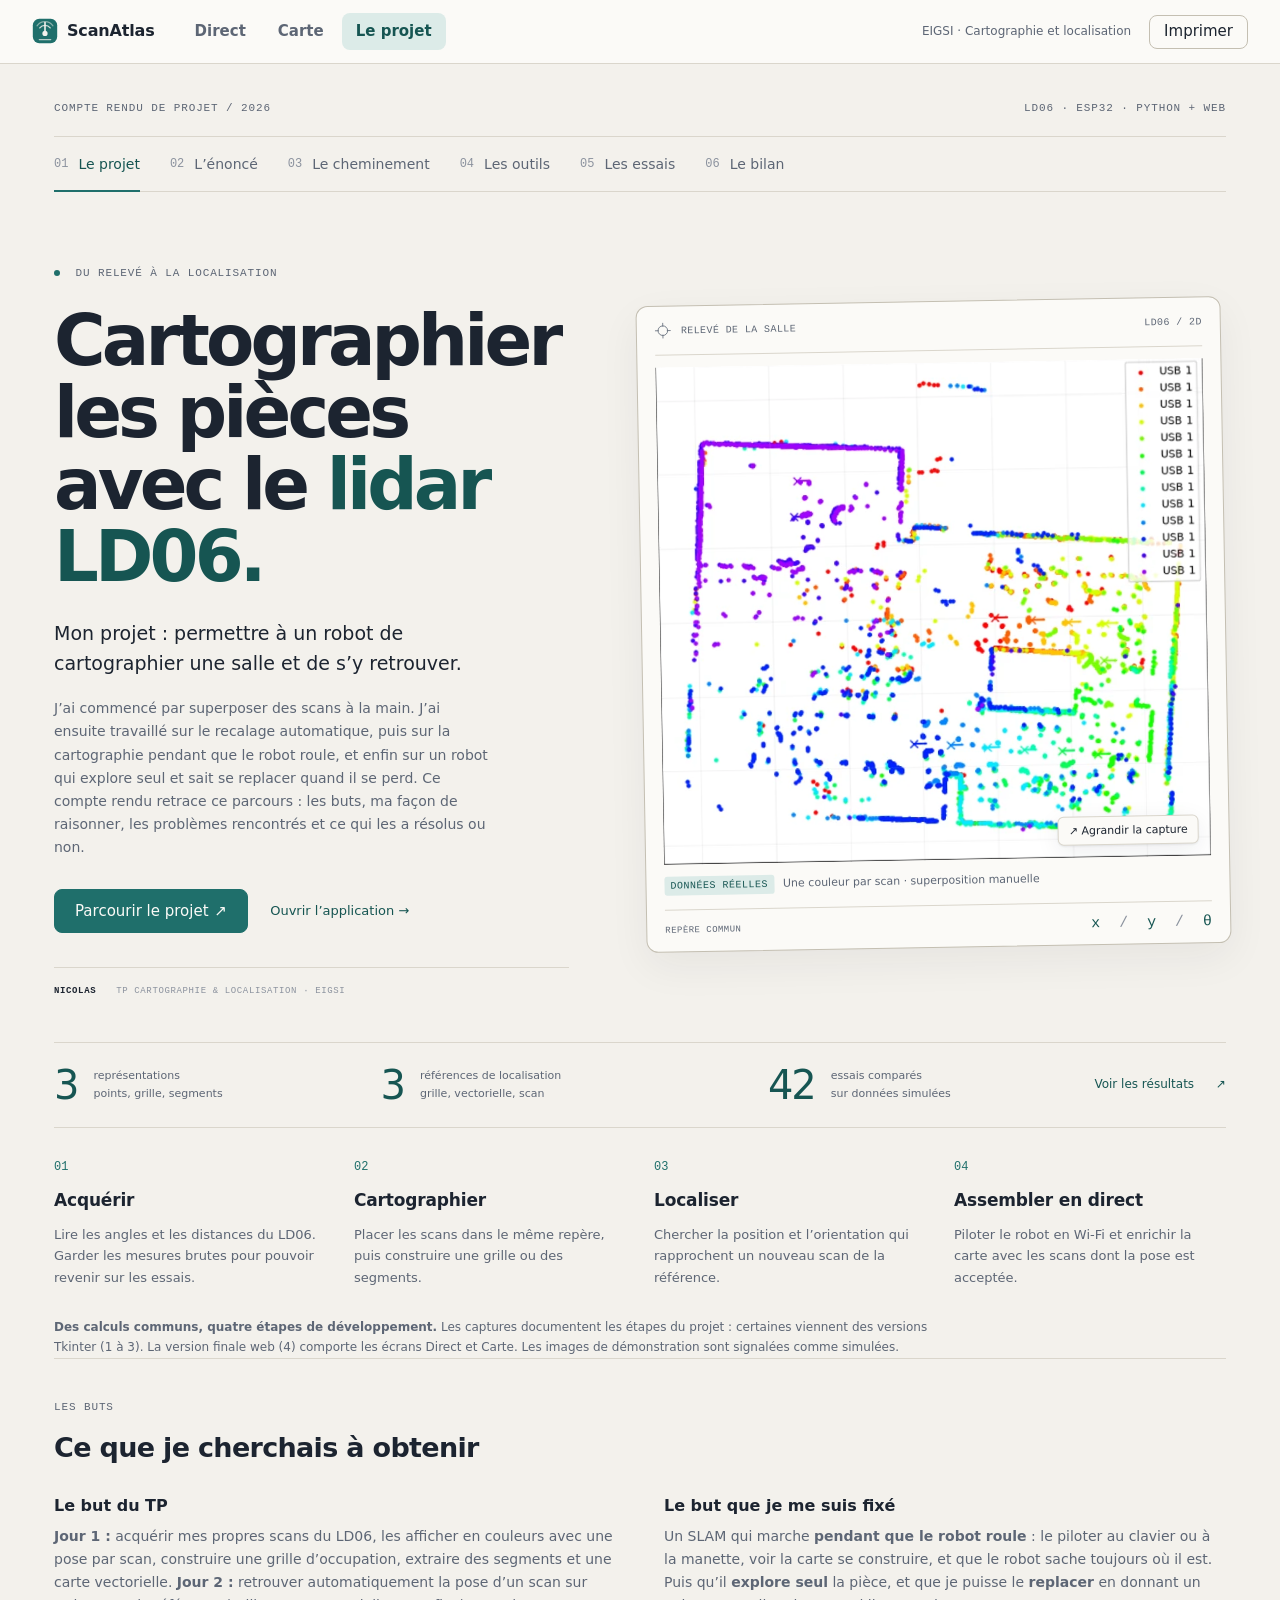
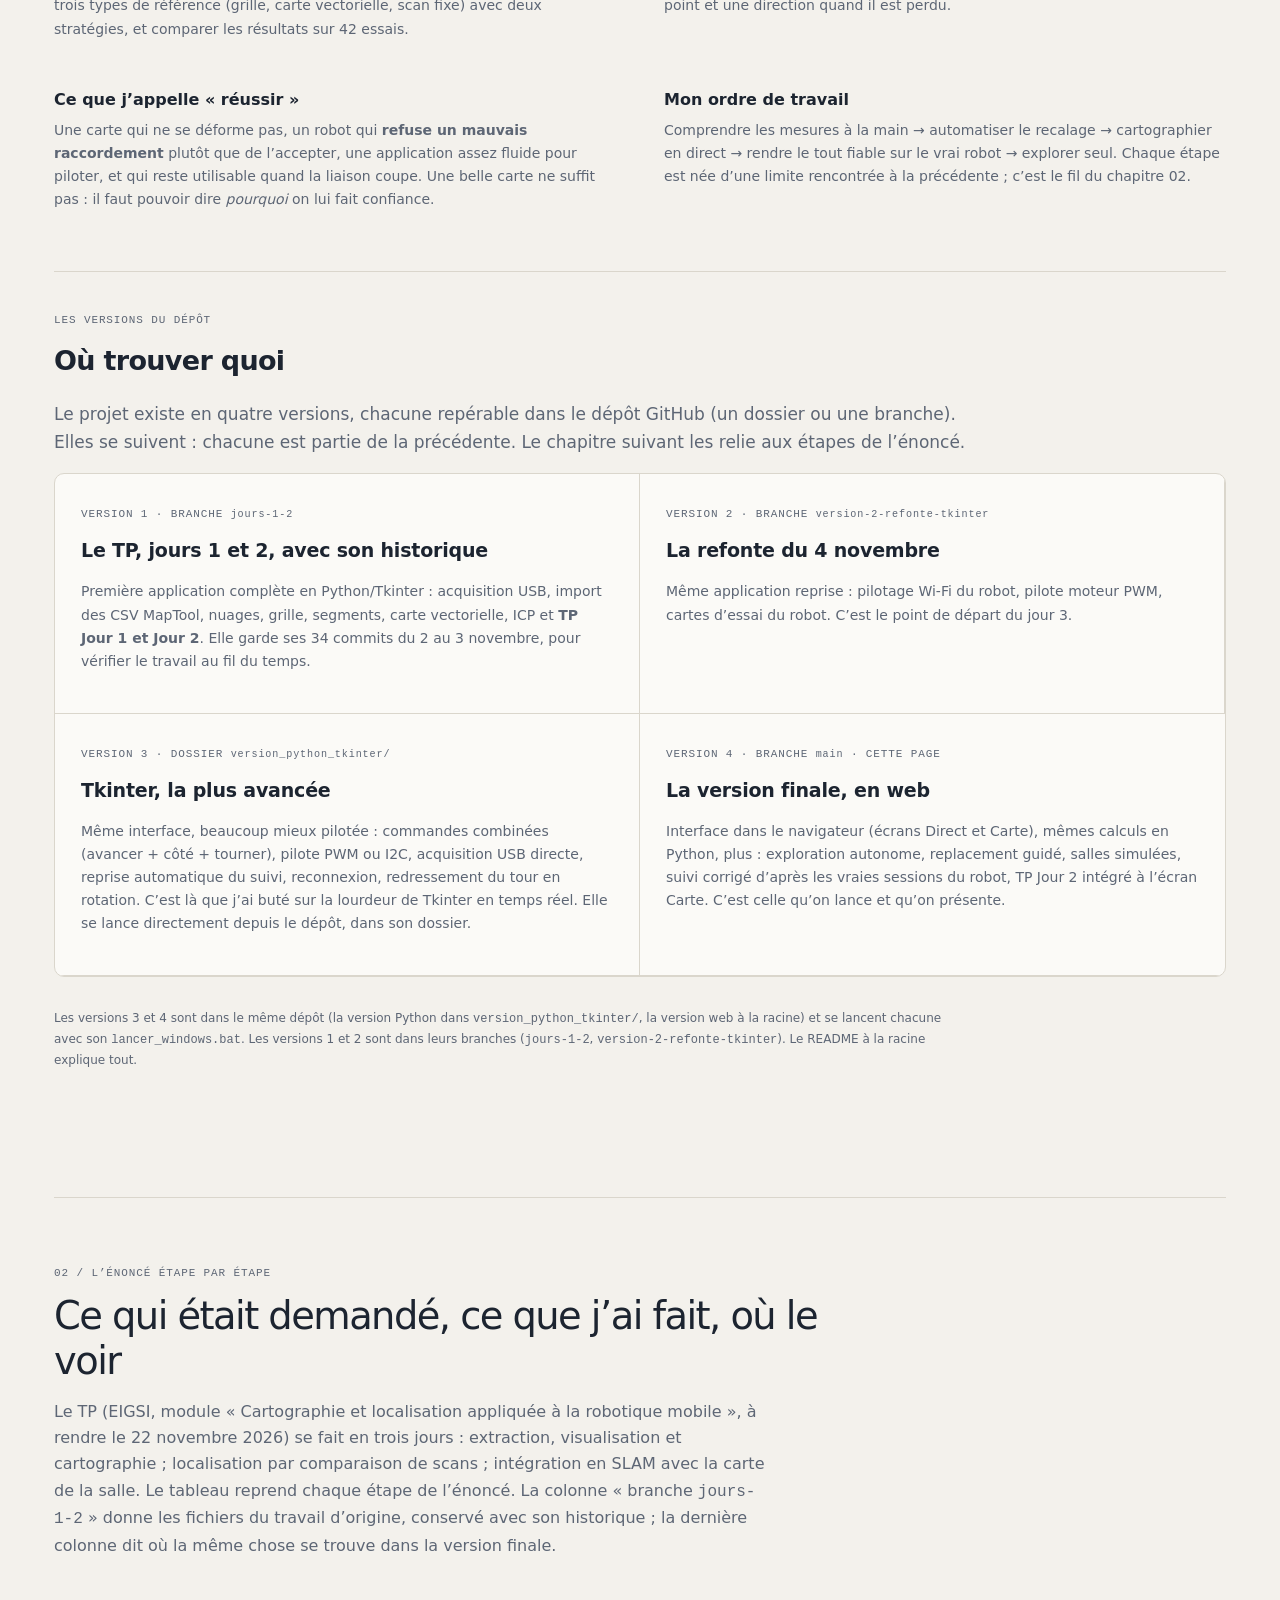
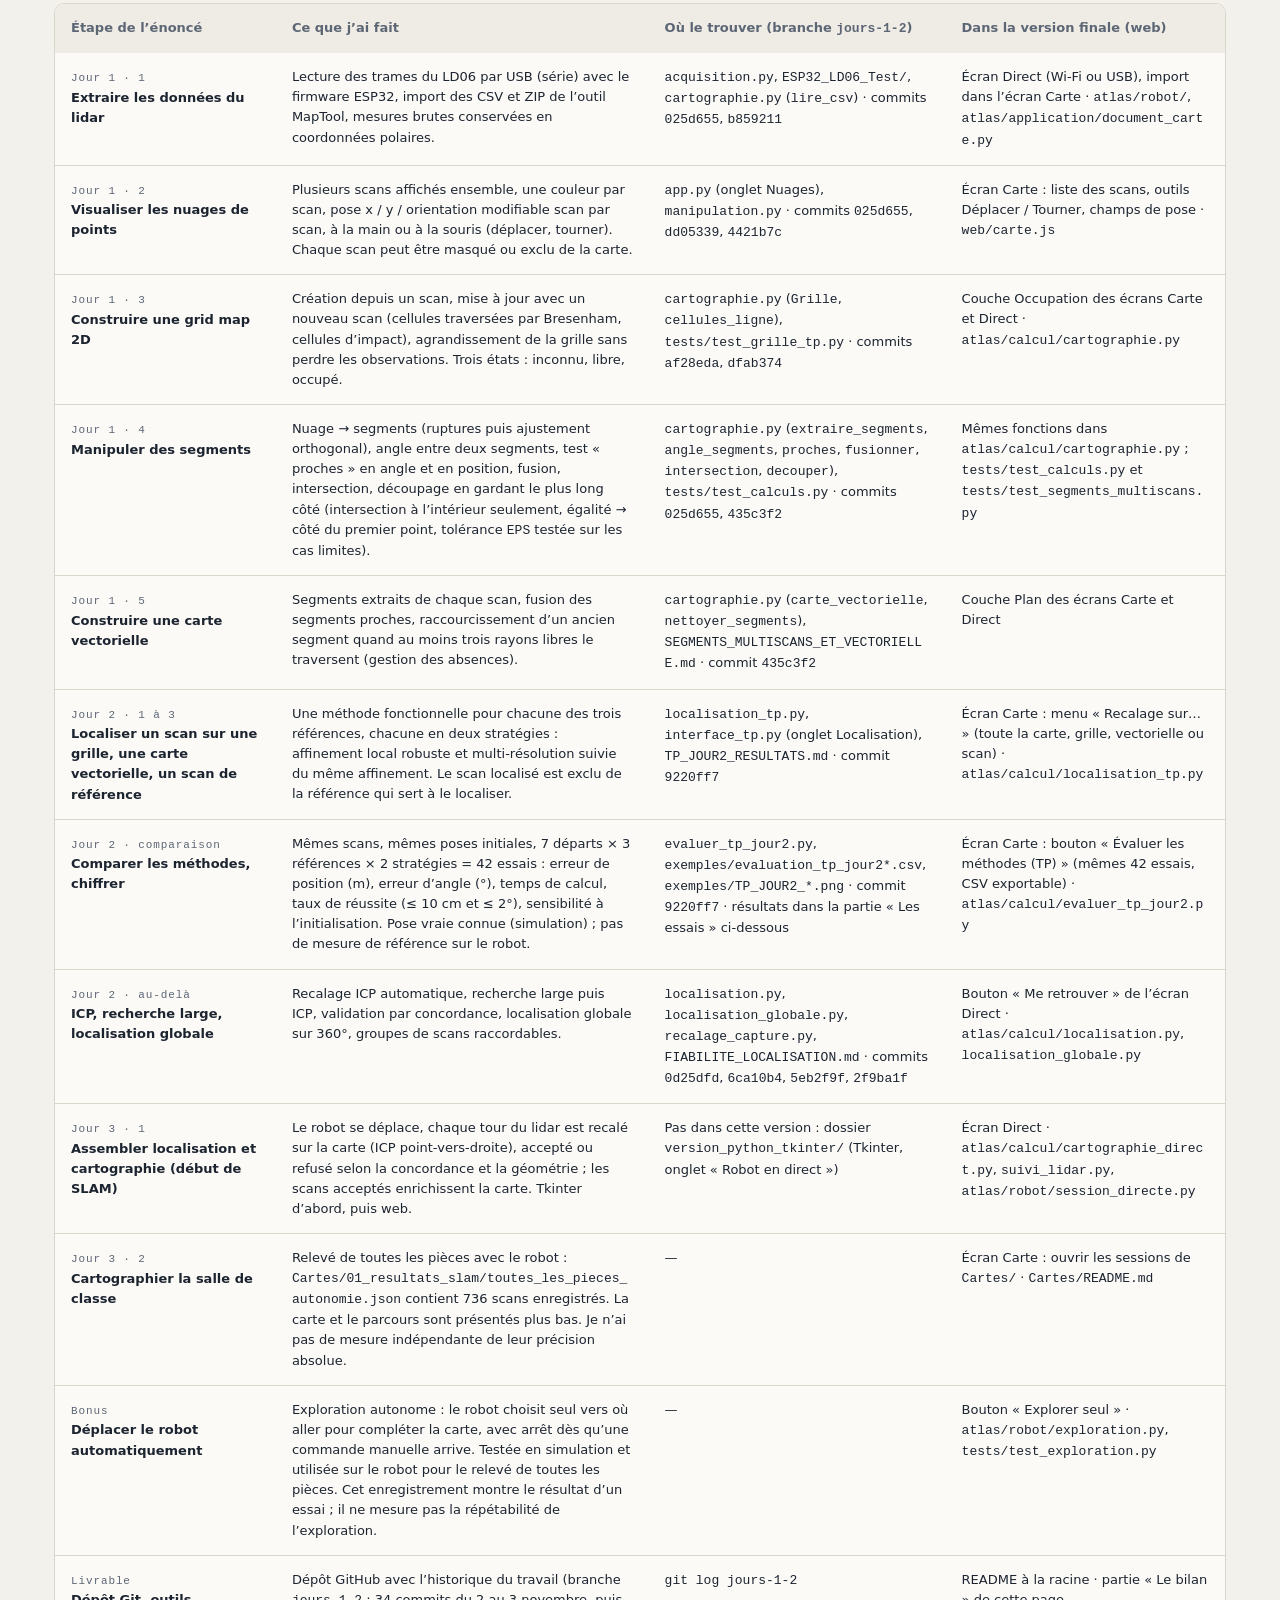
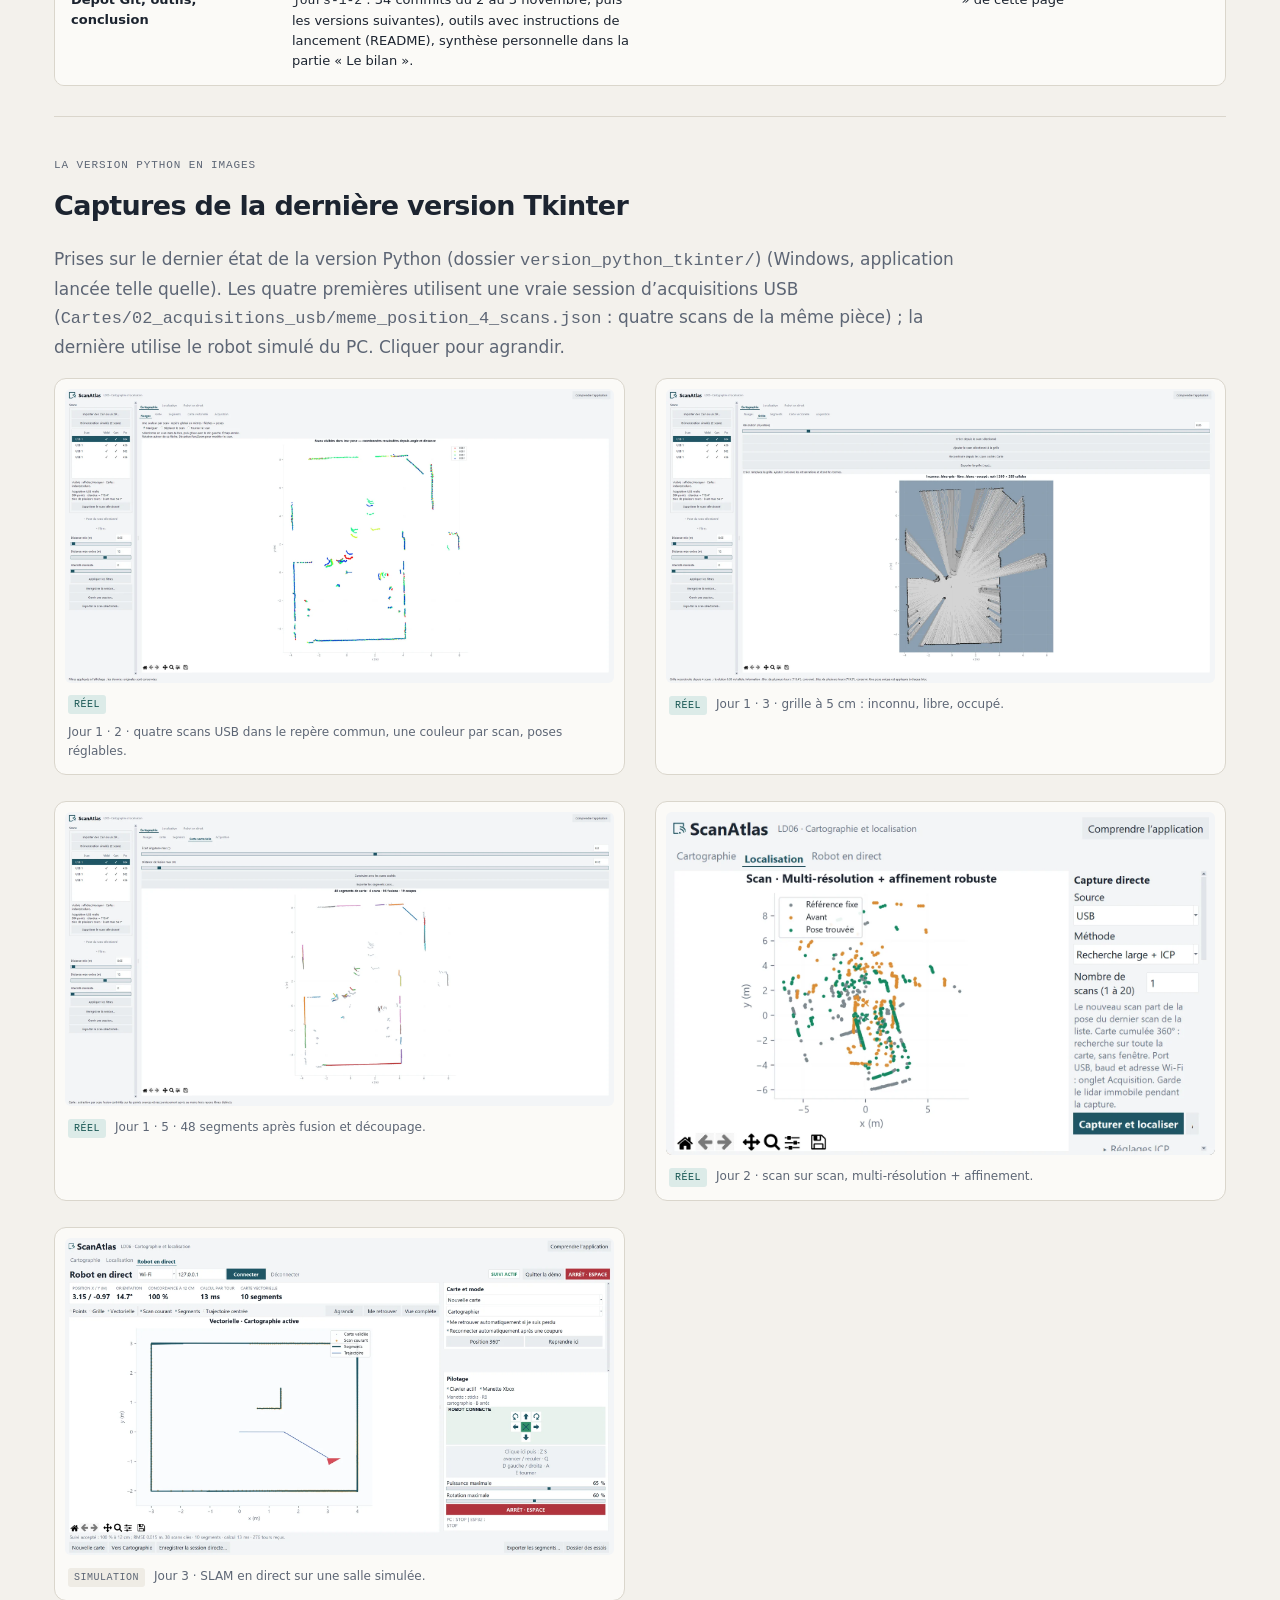
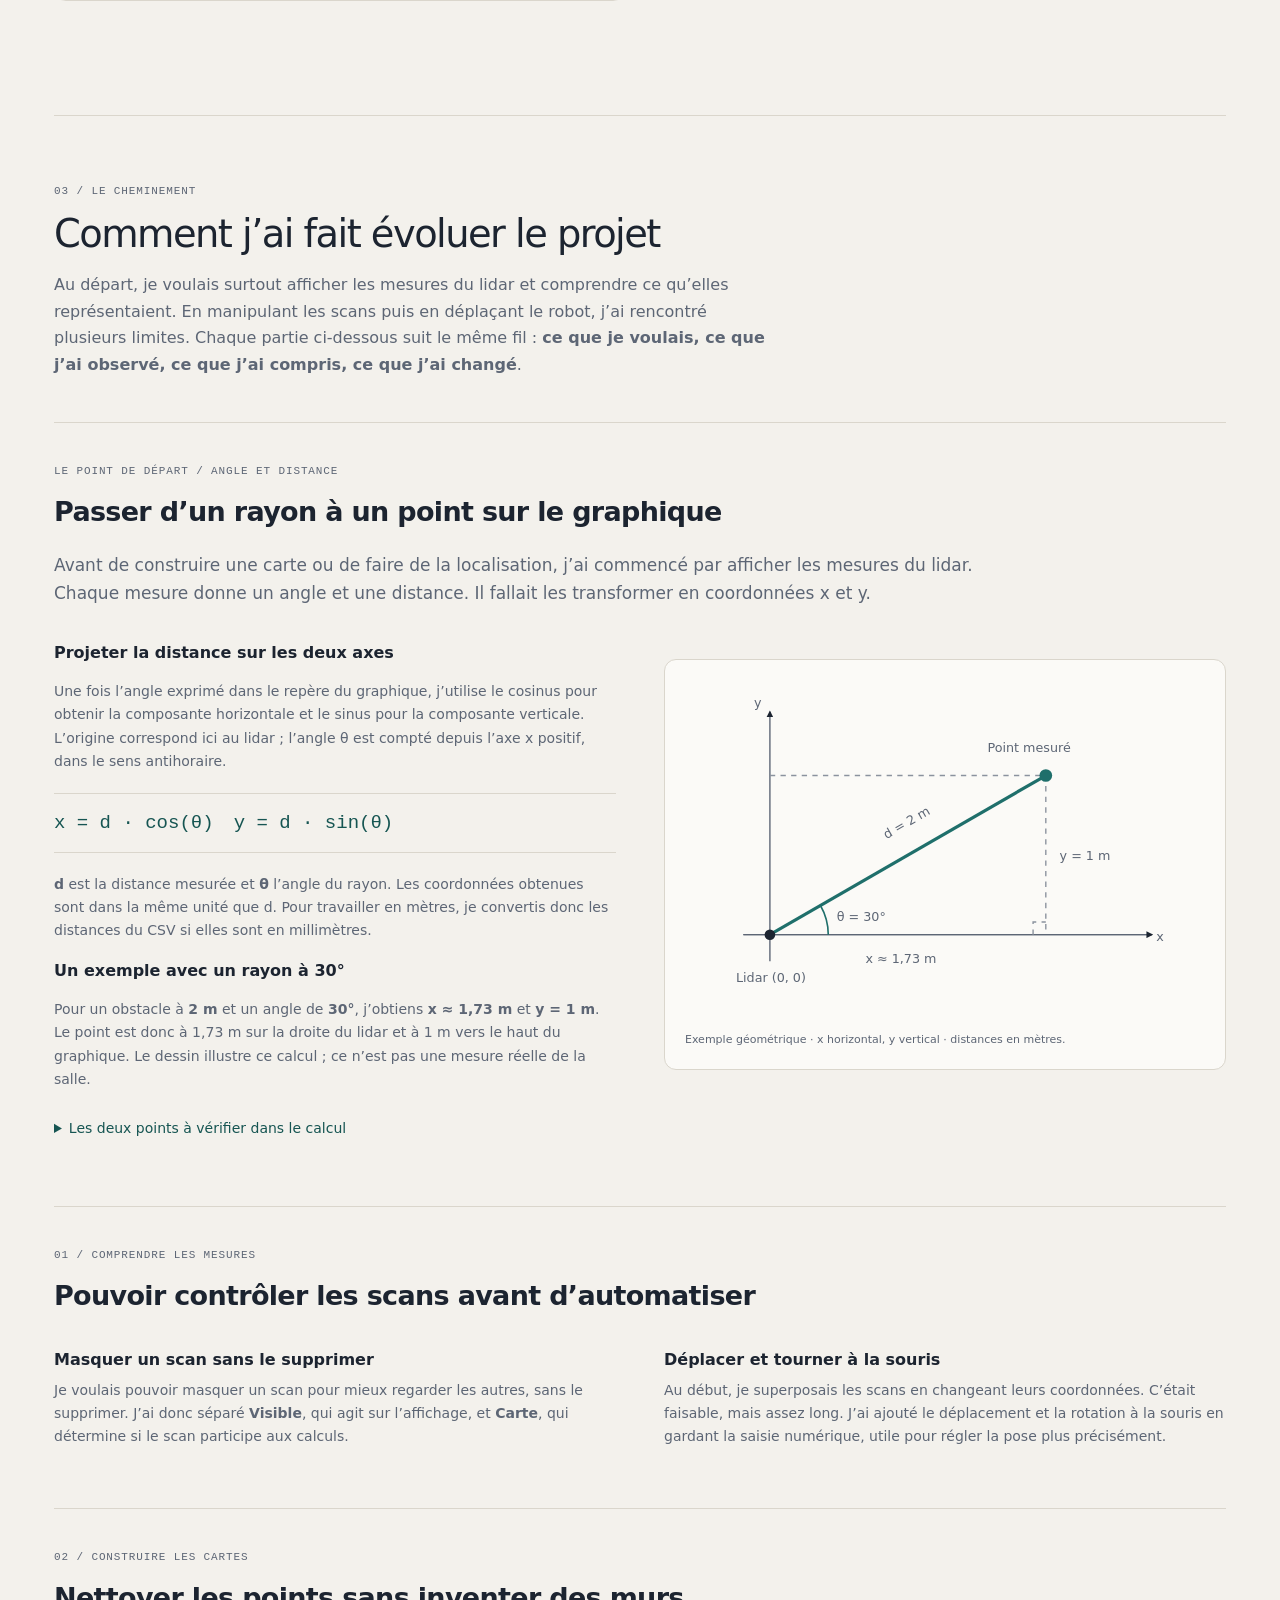
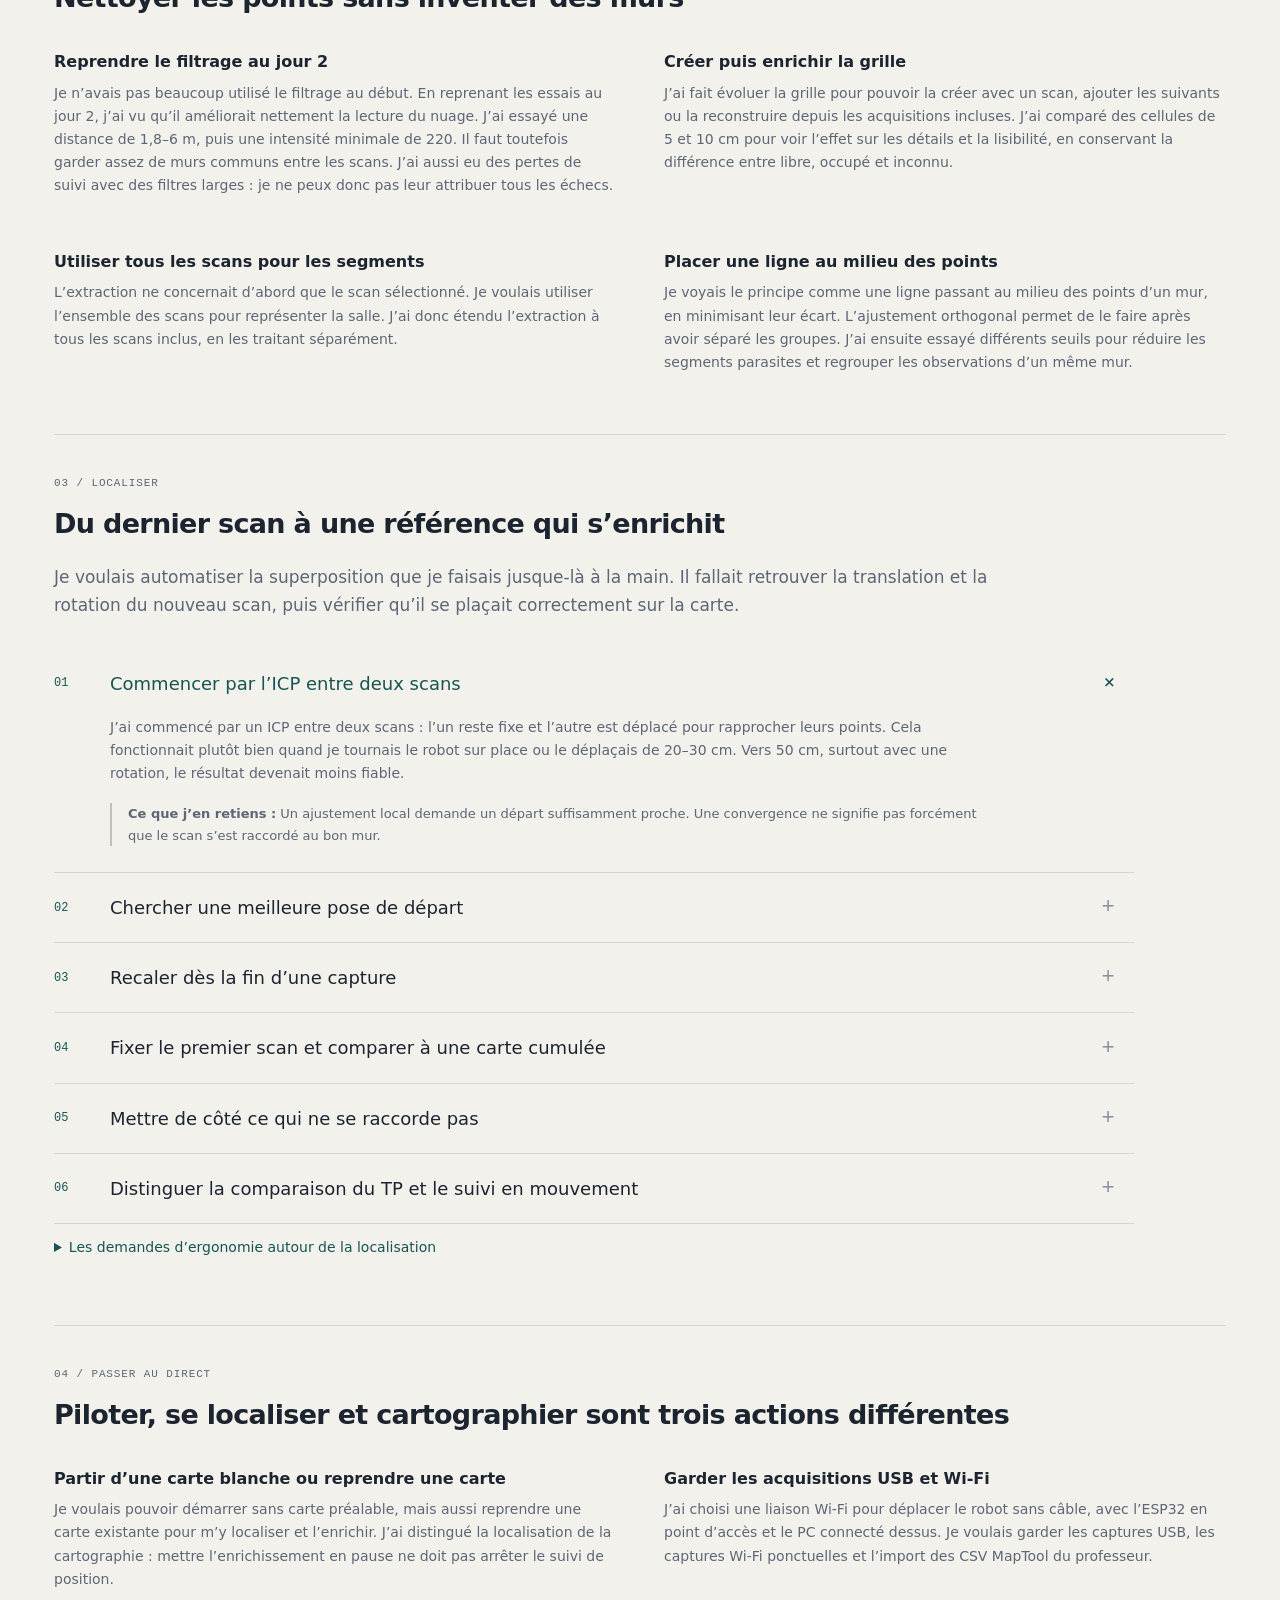
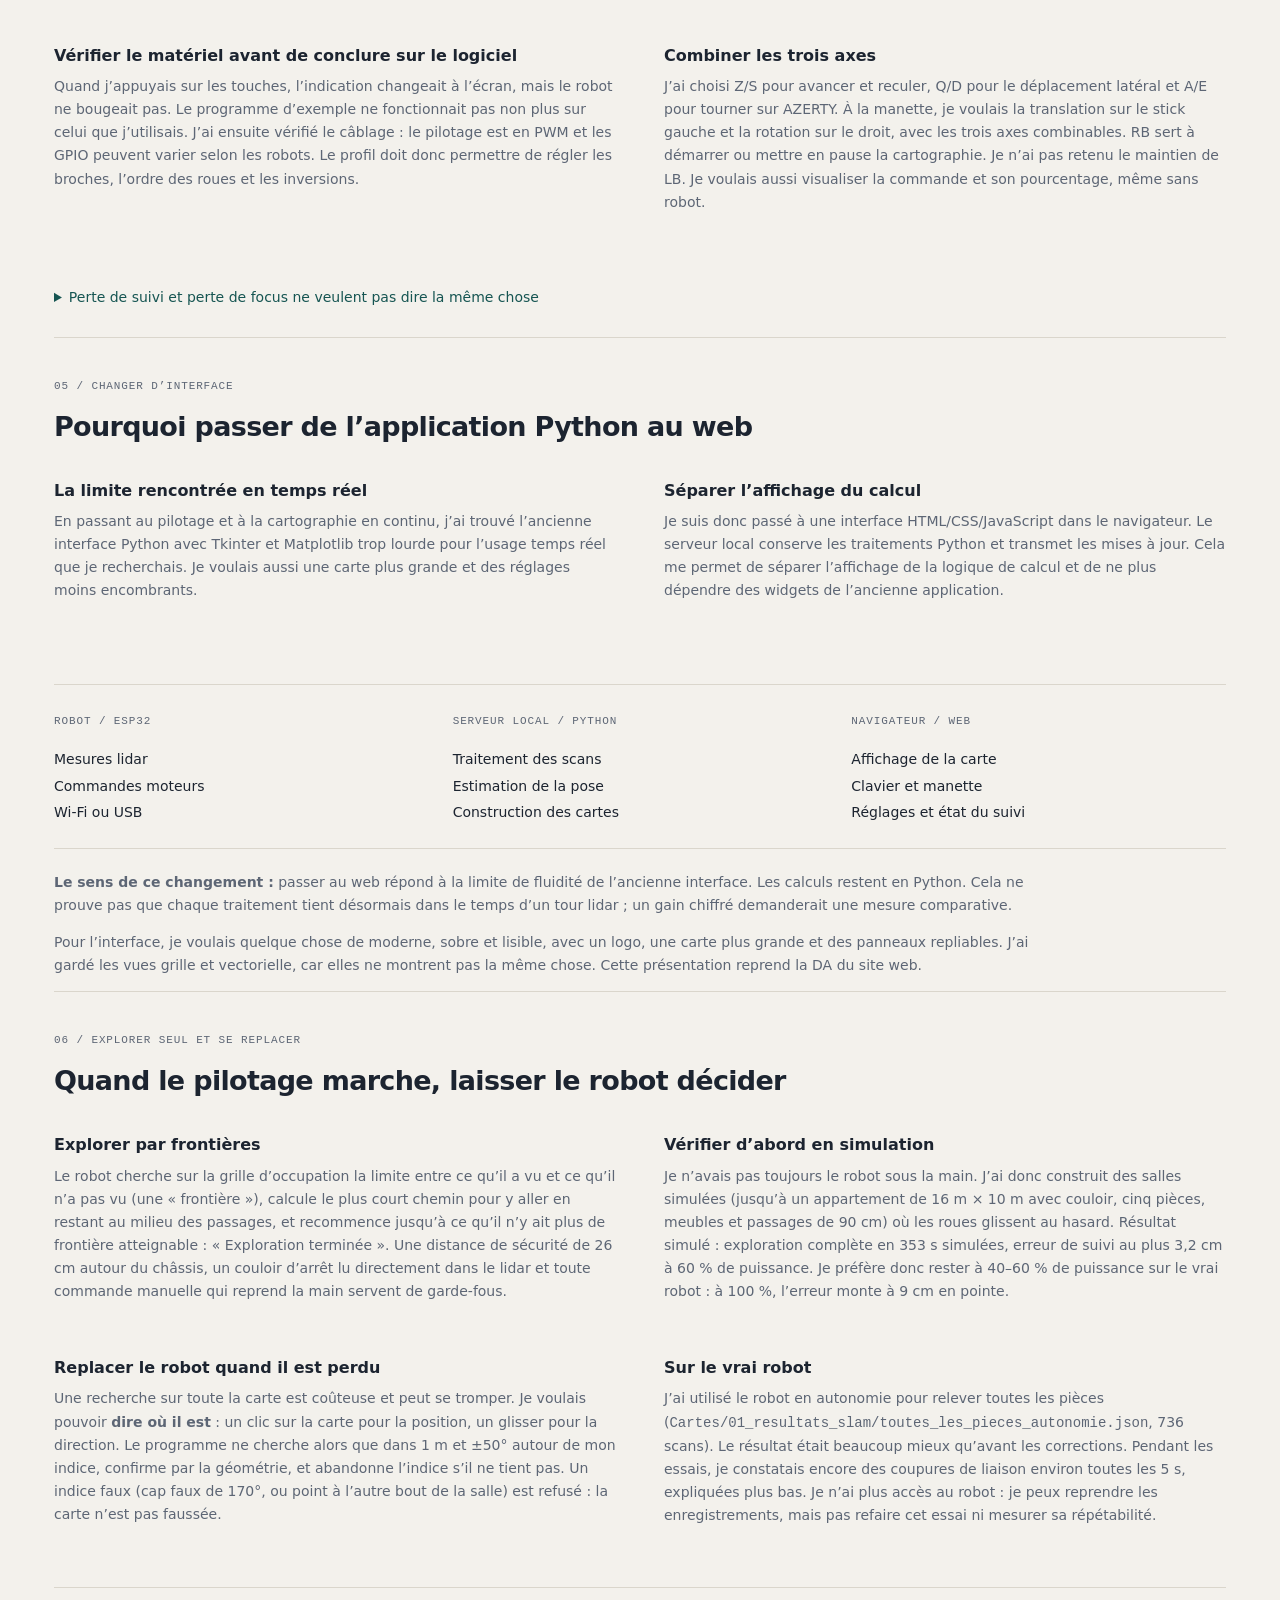
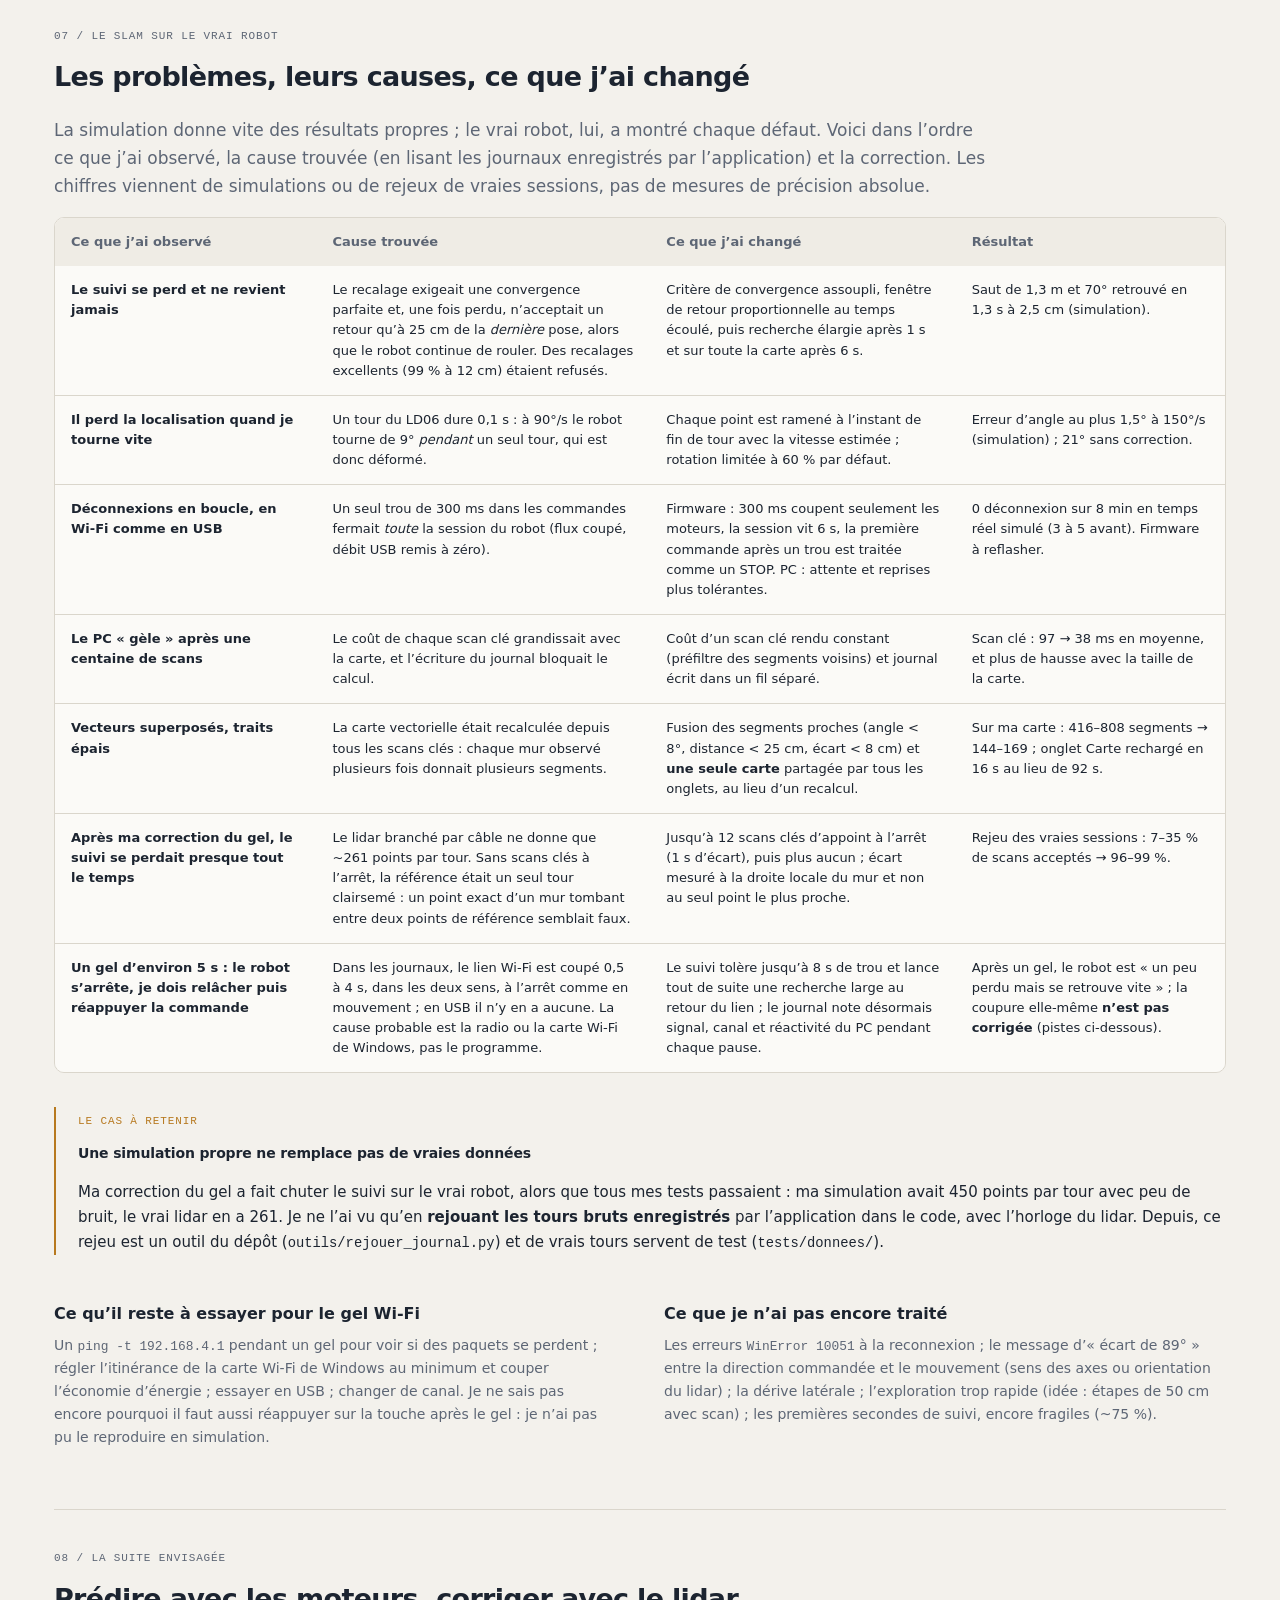
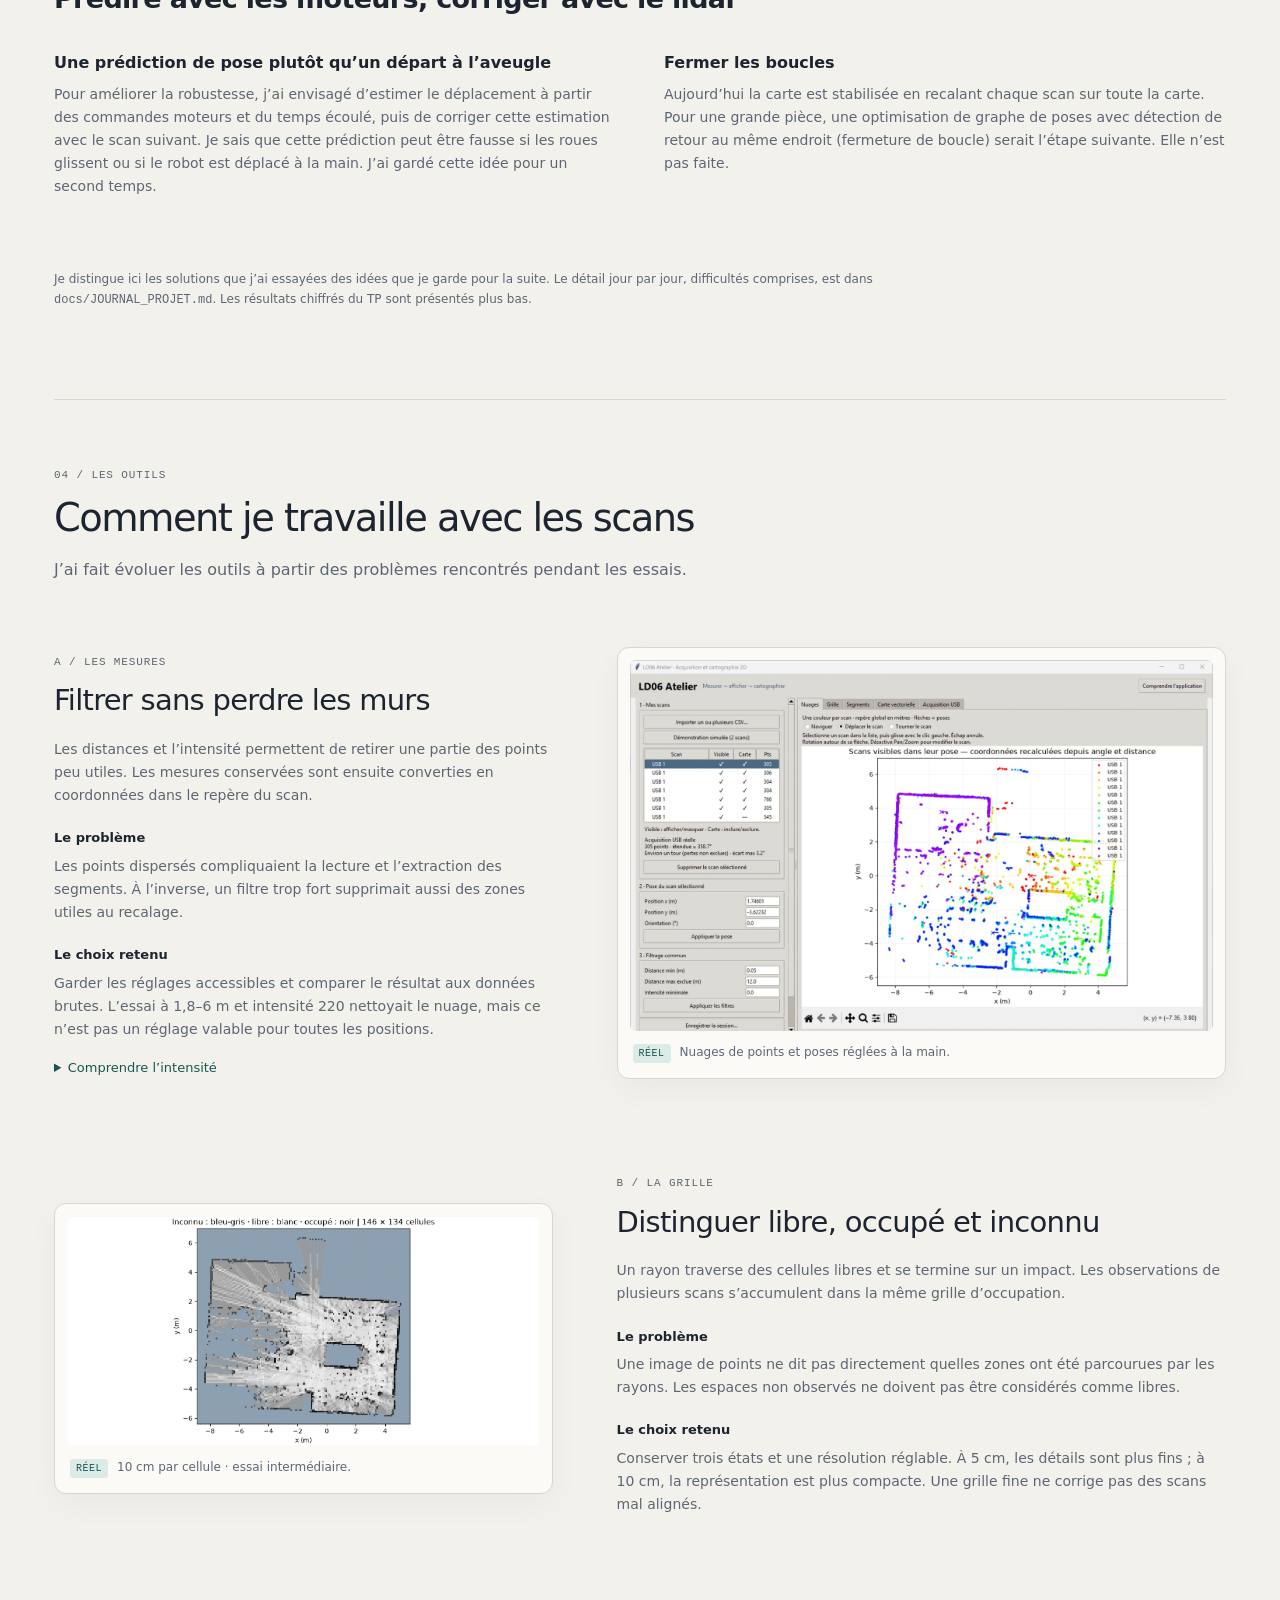
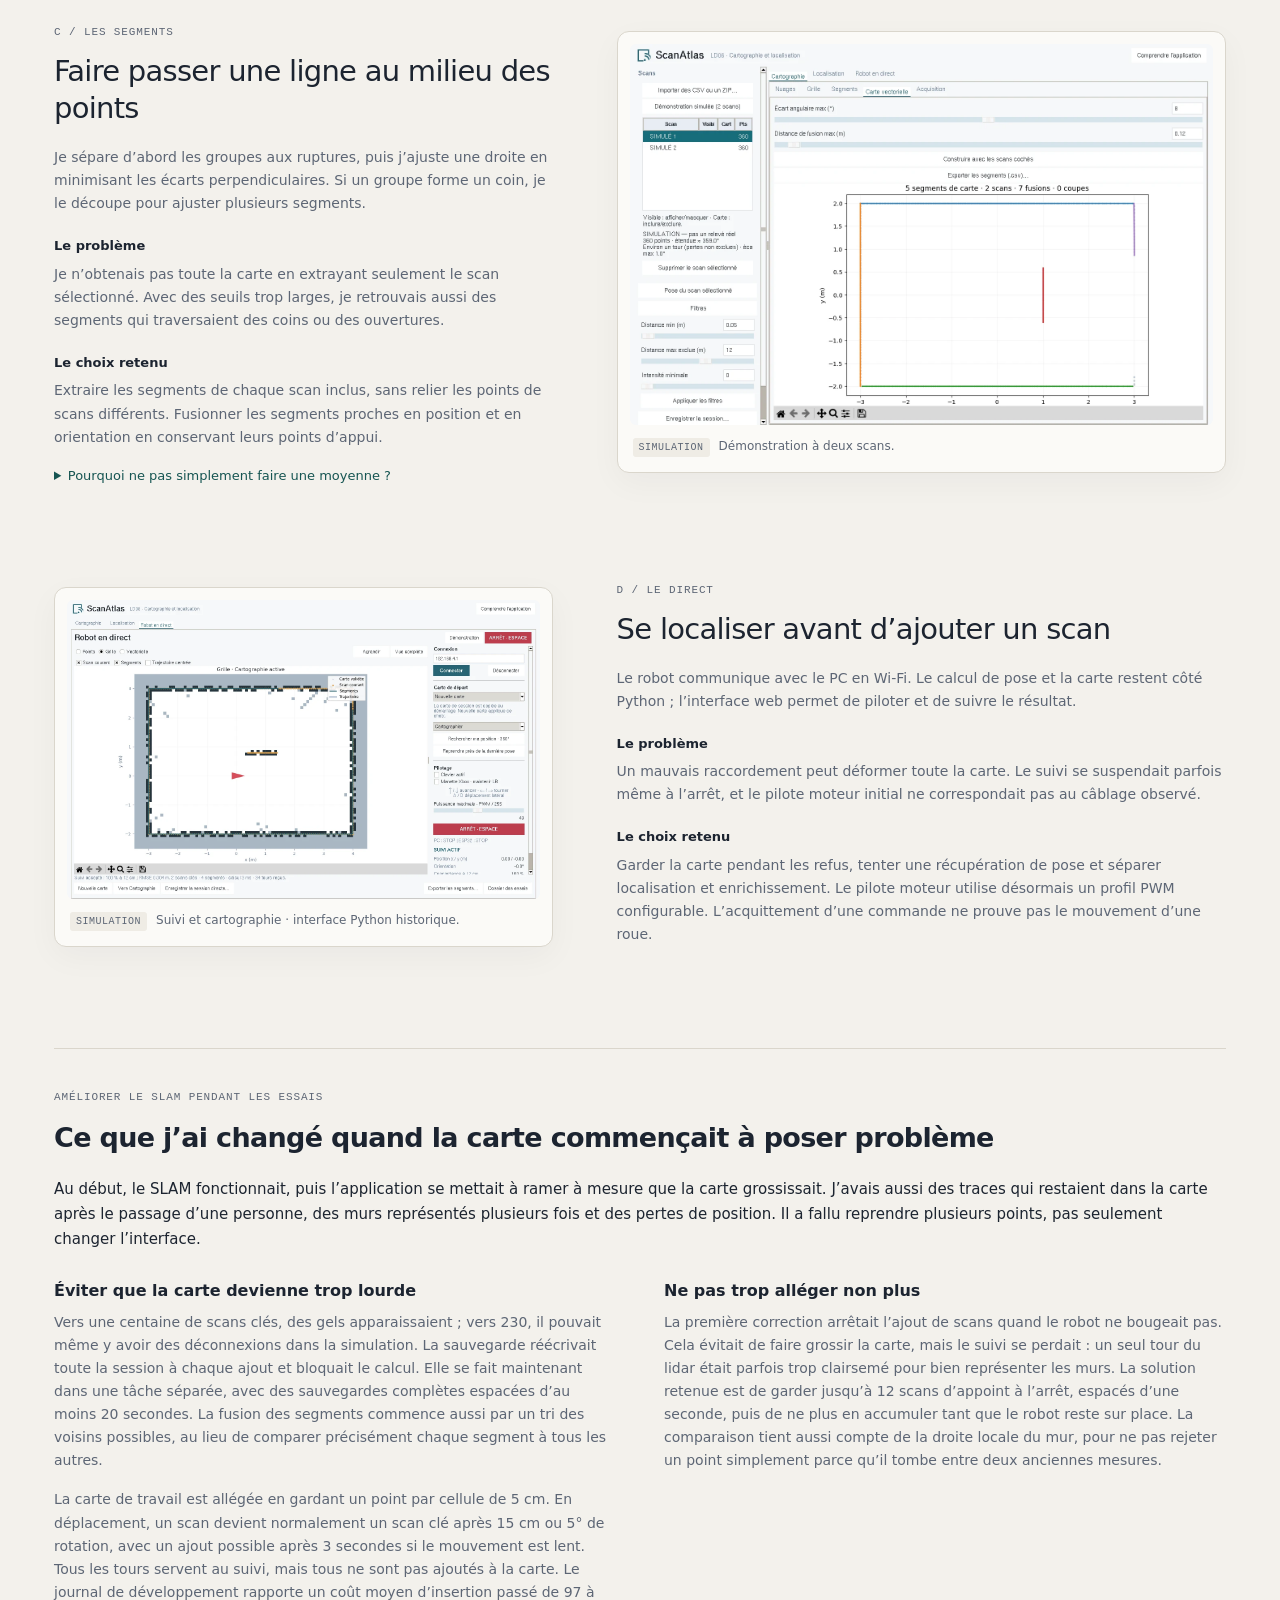
<file: web/presentation.html>
<!doctype html>
<html lang="fr">
<head><meta charset="utf-8"><meta name="viewport" content="width=device-width,initial-scale=1"><meta name="description" content="ScanAtlas, du relevé lidar à la cartographie et à la localisation. Démarche, outils, difficultés et résultats du projet EIGSI."><title>Le projet · ScanAtlas</title><link rel="icon" href="marque.svg"><link rel="stylesheet" href="style.css"><link rel="stylesheet" href="presentation.css"><script src="presentation.js" defer></script></head>
<body class="presentation">
<div class="progression-lecture" aria-hidden="true"><span></span></div><a class="saut" href="#contenu">Aller au contenu</a>
<header class="barre presentation-barre"><a class="marque" href="/"><img src="marque.svg" width="26" height="26" alt=""><span>ScanAtlas</span></a><nav class="onglets" aria-label="Écrans"><a href="/#direct">Direct</a><a href="/#carte">Carte</a><a href="presentation.html" class="actif" aria-current="page">Le projet</a></nav><div class="espace"></div><span class="entete-note">EIGSI · Cartographie et localisation</span><button id="imprimer" title="Imprimer la présentation">Imprimer</button></header>
<main id="contenu" class="presentation-contenu">
<div class="intro-ligne"><span class="sur-titre">COMPTE RENDU DE PROJET / 2026</span><span class="sur-titre">LD06 · ESP32 · PYTHON + WEB</span></div>
<nav class="chapitres" aria-label="Chapitres de la présentation"><a href="#projet" aria-current="location">01 <span>Le projet</span></a><a href="#enonce">02 <span>L’énoncé</span></a><a href="#cheminement">03 <span>Le cheminement</span></a><a href="#outils">04 <span>Les outils</span></a><a href="#essais">05 <span>Les essais</span></a><a href="#bilan">06 <span>Le bilan</span></a></nav>
<section id="projet" class="chapitre">
<div class="hero hero-editorial"><div class="hero-texte"><p class="sur-titre"><span class="point-accent" aria-hidden="true"></span> DU RELEVÉ À LA LOCALISATION</p><h1>Cartographier les pièces<br>avec le <em>lidar LD06.</em></h1><p class="chapeau">Mon projet : permettre à un robot de cartographier une salle et de s’y retrouver.</p><p>J’ai commencé par superposer des scans à la main. J’ai ensuite travaillé sur le recalage automatique, puis sur la cartographie pendant que le robot roule, et enfin sur un robot qui explore seul et sait se replacer quand il se perd. Ce compte rendu retrace ce parcours : les buts, ma façon de raisonner, les problèmes rencontrés et ce qui les a résolus ou non.</p><div class="hero-actions"><a class="bouton primaire" href="#cheminement">Parcourir le projet <span aria-hidden="true">↗</span></a><a class="lien" href="/#direct">Ouvrir l’application →</a></div><div class="signature-projet"><span>NICOLAS</span><span>TP CARTOGRAPHIE & LOCALISATION · EIGSI</span></div></div><figure class="hero-figure cadre-releve"><div class="releve-entete"><span><svg width="16" height="16" viewBox="0 0 20 20" fill="none" aria-hidden="true"><circle cx="10" cy="10" r="6" stroke="currentColor"/><path d="M10 0v5m0 10v5M0 10h5m10 0h5" stroke="currentColor"/></svg> RELEVÉ DE LA SALLE</span><span>LD06 / 2D</span></div><button class="agrandir-image releve-detail" data-image="presentation-assets/scans-reels.webp" data-legende="Détail des nuages de points de la salle. Ouvrir l’image montre la capture complète de l’interface Python historique. Scans réels, superposés manuellement."><img src="presentation-assets/scans-reels.webp" alt="Détail des points lidar dessinant les parois de la salle" width="1500" height="954"><span class="loupe-releve" aria-hidden="true">↗ Agrandir la capture</span></button><figcaption><span class="etiquette">DONNÉES RÉELLES</span><span>Une couleur par scan · superposition manuelle</span></figcaption><div class="releve-pied"><span>REPÈRE COMMUN</span><span>x <i>/</i> y <i>/</i> θ</span></div></figure></div><div class="reperes-projet"><div><strong>3</strong><span>représentations<br>points, grille, segments</span></div><div><strong>3</strong><span>références de localisation<br>grille, vectorielle, scan</span></div><div><strong>42</strong><span>essais comparés<br>sur données simulées</span></div><a href="#essais">Voir les résultats <span aria-hidden="true">↗</span></a></div>
<div class="fil"><article><span>01</span><h2>Acquérir</h2><p>Lire les angles et les distances du LD06. Garder les mesures brutes pour pouvoir revenir sur les essais.</p></article><article><span>02</span><h2>Cartographier</h2><p>Placer les scans dans le même repère, puis construire une grille ou des segments.</p></article><article><span>03</span><h2>Localiser</h2><p>Chercher la position et l’orientation qui rapprochent un nouveau scan de la référence.</p></article><article><span>04</span><h2>Assembler en direct</h2><p>Piloter le robot en Wi-Fi et enrichir la carte avec les scans dont la pose est acceptée.</p></article></div>
<div class="note-version"><strong>Des calculs communs, quatre étapes de développement.</strong> Les captures documentent les étapes du projet : certaines viennent des versions Tkinter (1 à 3). La version finale web (4) comporte les écrans Direct et Carte. Les images de démonstration sont signalées comme simulées.</div>
<div class="journal-partie buts"><span class="repere">LES BUTS</span><h3>Ce que je cherchais à obtenir</h3><div class="choix-grille">
<article><h4>Le but du TP</h4><p><strong>Jour 1 :</strong> acquérir mes propres scans du LD06, les afficher en couleurs avec une pose par scan, construire une grille d’occupation, extraire des segments et une carte vectorielle. <strong>Jour 2 :</strong> retrouver automatiquement la pose d’un scan sur trois types de référence (grille, carte vectorielle, scan fixe) avec deux stratégies, et comparer les résultats sur 42 essais.</p></article>
<article><h4>Le but que je me suis fixé</h4><p>Un SLAM qui marche <strong>pendant que le robot roule</strong> : le piloter au clavier ou à la manette, voir la carte se construire, et que le robot sache toujours où il est. Puis qu’il <strong>explore seul</strong> la pièce, et que je puisse le <strong>replacer</strong> en donnant un point et une direction quand il est perdu.</p></article>
<article><h4>Ce que j’appelle « réussir »</h4><p>Une carte qui ne se déforme pas, un robot qui <strong>refuse un mauvais raccordement</strong> plutôt que de l’accepter, une application assez fluide pour piloter, et qui reste utilisable quand la liaison coupe. Une belle carte ne suffit pas : il faut pouvoir dire <em>pourquoi</em> on lui fait confiance.</p></article>
<article><h4>Mon ordre de travail</h4><p>Comprendre les mesures à la main → automatiser le recalage → cartographier en direct → rendre le tout fiable sur le vrai robot → explorer seul. Chaque étape est née d’une limite rencontrée à la précédente ; c’est le fil du chapitre 02.</p></article>
</div></div>
<div class="journal-partie versions"><span class="repere">LES VERSIONS DU DÉPÔT</span><h3>Où trouver quoi</h3><p class="journal-intro">Le projet existe en quatre versions, chacune repérable dans le dépôt GitHub (un dossier ou une branche). Elles se suivent : chacune est partie de la précédente. Le chapitre suivant les relie aux étapes de l’énoncé.</p>
<div class="references versions-depot versions-4"><article><span class="repere">VERSION 1 · BRANCHE <code>jours-1-2</code></span><h3>Le TP, jours 1 et 2, avec son historique</h3><p>Première application complète en Python/Tkinter : acquisition USB, import des CSV MapTool, nuages, grille, segments, carte vectorielle, ICP et <strong>TP Jour 1 et Jour 2</strong>. Elle garde ses 34 commits du 2 au 3 novembre, pour vérifier le travail au fil du temps.</p></article><article><span class="repere">VERSION 2 · BRANCHE <code>version-2-refonte-tkinter</code></span><h3>La refonte du 4 novembre</h3><p>Même application reprise : pilotage Wi-Fi du robot, pilote moteur PWM, cartes d’essai du robot. C’est le point de départ du jour 3.</p></article><article><span class="repere">VERSION 3 · DOSSIER <code>version_python_tkinter/</code></span><h3>Tkinter, la plus avancée</h3><p>Même interface, beaucoup mieux pilotée : commandes combinées (avancer + côté + tourner), pilote PWM ou I2C, acquisition USB directe, reprise automatique du suivi, reconnexion, redressement du tour en rotation. C’est là que j’ai buté sur la lourdeur de Tkinter en temps réel. Elle se lance directement depuis le dépôt, dans son dossier.</p></article><article><span class="repere">VERSION 4 · BRANCHE <code>main</code> · CETTE PAGE</span><h3>La version finale, en web</h3><p>Interface dans le navigateur (écrans Direct et Carte), mêmes calculs en Python, plus : exploration autonome, replacement guidé, salles simulées, suivi corrigé d’après les vraies sessions du robot, TP Jour 2 intégré à l’écran Carte. C’est celle qu’on lance et qu’on présente.</p></article></div><p class="note-version">Les versions 3 et 4 sont dans le même dépôt (la version Python dans <code>version_python_tkinter/</code>, la version web à la racine) et se lancent chacune avec son <code>lancer_windows.bat</code>. Les versions 1 et 2 sont dans leurs branches (<code>jours-1-2</code>, <code>version-2-refonte-tkinter</code>). Le README à la racine explique tout.</p></div>
</section>
<section id="enonce" class="chapitre"><div class="titre-section"><p class="sur-titre">02 / L’ÉNONCÉ ÉTAPE PAR ÉTAPE</p><h2>Ce qui était demandé, ce que j’ai fait, où le voir</h2><p>Le TP (EIGSI, module « Cartographie et localisation appliquée à la robotique mobile », à rendre le 22 novembre 2026) se fait en trois jours : extraction, visualisation et cartographie ; localisation par comparaison de scans ; intégration en SLAM avec la carte de la salle. Le tableau reprend chaque étape de l’énoncé. La colonne « branche <code>jours-1-2</code> » donne les fichiers du travail d’origine, conservé avec son historique ; la dernière colonne dit où la même chose se trouve dans la version finale.</p></div>
<div class="table-scroll table-problemes"><table class="resultats"><thead><tr><th>Étape de l’énoncé</th><th>Ce que j’ai fait</th><th>Où le trouver (branche <code>jours-1-2</code>)</th><th>Dans la version finale (web)</th></tr></thead><tbody><tr><th scope="row"><span class="repere">Jour 1 · 1</span><br>Extraire les données du lidar</th><td>Lecture des trames du LD06 par USB (série) avec le firmware ESP32, import des CSV et ZIP de l’outil MapTool, mesures brutes conservées en coordonnées polaires.</td><td><code>acquisition.py</code>, <code>ESP32_LD06_Test/</code>, <code>cartographie.py</code> (<code>lire_csv</code>) · commits <code>025d655</code>, <code>b859211</code></td><td>Écran Direct (Wi-Fi ou USB), import dans l’écran Carte · <code>atlas/robot/</code>, <code>atlas/application/document_carte.py</code></td></tr><tr><th scope="row"><span class="repere">Jour 1 · 2</span><br>Visualiser les nuages de points</th><td>Plusieurs scans affichés ensemble, une couleur par scan, pose x / y / orientation modifiable scan par scan, à la main ou à la souris (déplacer, tourner). Chaque scan peut être masqué ou exclu de la carte.</td><td><code>app.py</code> (onglet Nuages), <code>manipulation.py</code> · commits <code>025d655</code>, <code>dd05339</code>, <code>4421b7c</code></td><td>Écran Carte : liste des scans, outils Déplacer / Tourner, champs de pose · <code>web/carte.js</code></td></tr><tr><th scope="row"><span class="repere">Jour 1 · 3</span><br>Construire une grid map 2D</th><td>Création depuis un scan, mise à jour avec un nouveau scan (cellules traversées par Bresenham, cellules d’impact), agrandissement de la grille sans perdre les observations. Trois états : inconnu, libre, occupé.</td><td><code>cartographie.py</code> (<code>Grille</code>, <code>cellules_ligne</code>), <code>tests/test_grille_tp.py</code> · commits <code>af28eda</code>, <code>dfab374</code></td><td>Couche Occupation des écrans Carte et Direct · <code>atlas/calcul/cartographie.py</code></td></tr><tr><th scope="row"><span class="repere">Jour 1 · 4</span><br>Manipuler des segments</th><td>Nuage → segments (ruptures puis ajustement orthogonal), angle entre deux segments, test « proches » en angle et en position, fusion, intersection, découpage en gardant le plus long côté (intersection à l’intérieur seulement, égalité → côté du premier point, tolérance <code>EPS</code> testée sur les cas limites).</td><td><code>cartographie.py</code> (<code>extraire_segments</code>, <code>angle_segments</code>, <code>proches</code>, <code>fusionner</code>, <code>intersection</code>, <code>decouper</code>), <code>tests/test_calculs.py</code> · commits <code>025d655</code>, <code>435c3f2</code></td><td>Mêmes fonctions dans <code>atlas/calcul/cartographie.py</code> ; <code>tests/test_calculs.py</code> et <code>tests/test_segments_multiscans.py</code></td></tr><tr><th scope="row"><span class="repere">Jour 1 · 5</span><br>Construire une carte vectorielle</th><td>Segments extraits de chaque scan, fusion des segments proches, raccourcissement d’un ancien segment quand au moins trois rayons libres le traversent (gestion des absences).</td><td><code>cartographie.py</code> (<code>carte_vectorielle</code>, <code>nettoyer_segments</code>), <code>SEGMENTS_MULTISCANS_ET_VECTORIELLE.md</code> · commit <code>435c3f2</code></td><td>Couche Plan des écrans Carte et Direct</td></tr><tr><th scope="row"><span class="repere">Jour 2 · 1 à 3</span><br>Localiser un scan sur une grille, une carte vectorielle, un scan de référence</th><td>Une méthode fonctionnelle pour chacune des trois références, chacune en deux stratégies : affinement local robuste et multi-résolution suivie du même affinement. Le scan localisé est exclu de la référence qui sert à le localiser.</td><td><code>localisation_tp.py</code>, <code>interface_tp.py</code> (onglet Localisation), <code>TP_JOUR2_RESULTATS.md</code> · commit <code>9220ff7</code></td><td>Écran Carte : menu « Recalage sur… » (toute la carte, grille, vectorielle ou scan) · <code>atlas/calcul/localisation_tp.py</code></td></tr><tr><th scope="row"><span class="repere">Jour 2 · comparaison</span><br>Comparer les méthodes, chiffrer</th><td>Mêmes scans, mêmes poses initiales, 7 départs × 3 références × 2 stratégies = 42 essais : erreur de position (m), erreur d’angle (°), temps de calcul, taux de réussite (≤ 10 cm et ≤ 2°), sensibilité à l’initialisation. Pose vraie connue (simulation) ; pas de mesure de référence sur le robot.</td><td><code>evaluer_tp_jour2.py</code>, <code>exemples/evaluation_tp_jour2*.csv</code>, <code>exemples/TP_JOUR2_*.png</code> · commit <code>9220ff7</code> · résultats dans la partie « Les essais » ci-dessous</td><td>Écran Carte : bouton « Évaluer les méthodes (TP) » (mêmes 42 essais, CSV exportable) · <code>atlas/calcul/evaluer_tp_jour2.py</code></td></tr><tr><th scope="row"><span class="repere">Jour 2 · au-delà</span><br>ICP, recherche large, localisation globale</th><td>Recalage ICP automatique, recherche large puis ICP, validation par concordance, localisation globale sur 360°, groupes de scans raccordables.</td><td><code>localisation.py</code>, <code>localisation_globale.py</code>, <code>recalage_capture.py</code>, <code>FIABILITE_LOCALISATION.md</code> · commits <code>0d25dfd</code>, <code>6ca10b4</code>, <code>5eb2f9f</code>, <code>2f9ba1f</code></td><td>Bouton « Me retrouver » de l’écran Direct · <code>atlas/calcul/localisation.py</code>, <code>localisation_globale.py</code></td></tr><tr><th scope="row"><span class="repere">Jour 3 · 1</span><br>Assembler localisation et cartographie (début de SLAM)</th><td>Le robot se déplace, chaque tour du lidar est recalé sur la carte (ICP point-vers-droite), accepté ou refusé selon la concordance et la géométrie ; les scans acceptés enrichissent la carte. Tkinter d’abord, puis web.</td><td>Pas dans cette version : dossier <code>version_python_tkinter/</code> (Tkinter, onglet « Robot en direct »)</td><td>Écran Direct · <code>atlas/calcul/cartographie_direct.py</code>, <code>suivi_lidar.py</code>, <code>atlas/robot/session_directe.py</code></td></tr><tr><th scope="row"><span class="repere">Jour 3 · 2</span><br>Cartographier la salle de classe</th><td>Relevé de toutes les pièces avec le robot : <code>Cartes/01_resultats_slam/toutes_les_pieces_autonomie.json</code> contient 736 scans enregistrés. La carte et le parcours sont présentés plus bas. Je n’ai pas de mesure indépendante de leur précision absolue.</td><td>—</td><td>Écran Carte : ouvrir les sessions de <code>Cartes/</code> · <code>Cartes/README.md</code></td></tr><tr><th scope="row"><span class="repere">Bonus</span><br>Déplacer le robot automatiquement</th><td>Exploration autonome : le robot choisit seul vers où aller pour compléter la carte, avec arrêt dès qu’une commande manuelle arrive. Testée en simulation et utilisée sur le robot pour le relevé de toutes les pièces. Cet enregistrement montre le résultat d’un essai ; il ne mesure pas la répétabilité de l’exploration.</td><td>—</td><td>Bouton « Explorer seul » · <code>atlas/robot/exploration.py</code>, <code>tests/test_exploration.py</code></td></tr><tr><th scope="row"><span class="repere">Livrable</span><br>Dépôt Git, outils, conclusion</th><td>Dépôt GitHub avec l’historique du travail (branche <code>jours-1-2</code> : 34 commits du 2 au 3 novembre, puis les versions suivantes), outils avec instructions de lancement (README), synthèse personnelle dans la partie « Le bilan ».</td><td><code>git log jours-1-2</code></td><td>README à la racine · partie « Le bilan » de cette page</td></tr></tbody></table></div>
<div class="journal-partie"><span class="repere">LA VERSION PYTHON EN IMAGES</span><h3>Captures de la dernière version Tkinter</h3><p class="journal-intro">Prises sur le dernier état de la version Python (dossier <code>version_python_tkinter/</code>) (Windows, application lancée telle quelle). Les quatre premières utilisent une vraie session d’acquisitions USB (<code>Cartes/02_acquisitions_usb/meme_position_4_scans.json</code> : quatre scans de la même pièce) ; la dernière utilise le robot simulé du PC. Cliquer pour agrandir.</p><div class="galerie-tk"><figure><button class="agrandir-image" data-image="presentation-assets/tk-nuages.webp" data-legende="Version Python (dossier version_python_tkinter) : quatre acquisitions USB réelles d’une même pièce : on reconnaît les murs et les meubles ; une couleur par scan."><img loading="lazy" src="presentation-assets/tk-nuages.webp" alt="Quatre scans USB réels superposés dans l’application Tkinter" width="1800" height="1037"></button><figcaption><span class="etiquette">RÉEL</span> Jour 1 · 2 · quatre scans USB dans le repère commun, une couleur par scan, poses réglables.</figcaption></figure><figure><button class="agrandir-image" data-image="presentation-assets/tk-grille.webp" data-legende="Version Tkinter : grille d’occupation (260 × 289 cellules) construite avec les quatre scans. Bleu-gris = inconnu, blanc = libre, noir = occupé."><img loading="lazy" src="presentation-assets/tk-grille.webp" alt="Grille d’occupation construite à partir des scans réels" width="1800" height="1037"></button><figcaption><span class="etiquette">RÉEL</span> Jour 1 · 3 · grille à 5 cm : inconnu, libre, occupé.</figcaption></figure><figure><button class="agrandir-image" data-image="presentation-assets/tk-vectorielle.webp" data-legende="Version Tkinter : carte vectorielle de la même session : 48 segments de carte, 4 scans, 94 fusions, 19 coupes."><img loading="lazy" src="presentation-assets/tk-vectorielle.webp" alt="Carte vectorielle de 48 segments sur les points des scans" width="1800" height="1037"></button><figcaption><span class="etiquette">RÉEL</span> Jour 1 · 5 · 48 segments après fusion et découpage.</figcaption></figure><figure><button class="agrandir-image" data-image="presentation-assets/tk-localisation.webp" data-legende="Version Tkinter : le scan mobile (« Avant ») est recalé sur une référence de type Scan par multi-résolution ; « Pose trouvée » en vert."><img loading="lazy" src="presentation-assets/tk-localisation.webp" alt="Superposition avant et après recalage d’un scan mobile sur un scan de référence" width="1800" height="1037"></button><figcaption><span class="etiquette">RÉEL</span> Jour 2 · scan sur scan, multi-résolution + affinement.</figcaption></figure><figure><button class="agrandir-image" data-image="presentation-assets/tk-direct.webp" data-legende="Version Tkinter : onglet « Robot en direct » avec le robot simulé du PC. Suivi accepté à 100 % à 12 cm, 38 scans clés, carte vectorielle en cours de construction, pavé de pilotage à droite."><img loading="lazy" src="presentation-assets/tk-direct.webp" alt="Onglet Robot en direct : carte vectorielle d’une salle simulée, trajectoire du robot et pilotage" width="1800" height="1037"></button><figcaption><span class="etiquette simulation">SIMULATION</span> Jour 3 · SLAM en direct sur une salle simulée.</figcaption></figure></div></div></section>
<section id="cheminement" class="chapitre"><div class="titre-section"><p class="sur-titre">03 / LE CHEMINEMENT</p><h2>Comment j’ai fait évoluer le projet</h2><p>Au départ, je voulais surtout afficher les mesures du lidar et comprendre ce qu’elles représentaient. En manipulant les scans puis en déplaçant le robot, j’ai rencontré plusieurs limites. Chaque partie ci-dessous suit le même fil : <strong>ce que je voulais, ce que j’ai observé, ce que j’ai compris, ce que j’ai changé</strong>.</p></div>
<div class="journal-partie base-polaire"><span class="repere">LE POINT DE DÉPART / ANGLE ET DISTANCE</span><h3>Passer d’un rayon à un point sur le graphique</h3><p class="journal-intro">Avant de construire une carte ou de faire de la localisation, j’ai commencé par afficher les mesures du lidar. Chaque mesure donne un angle et une distance. Il fallait les transformer en coordonnées x et y.</p><div class="polaire-disposition"><div><h4>Projeter la distance sur les deux axes</h4><p>Une fois l’angle exprimé dans le repère du graphique, j’utilise le cosinus pour obtenir la composante horizontale et le sinus pour la composante verticale. L’origine correspond ici au lidar ; l’angle θ est compté depuis l’axe x positif, dans le sens antihoraire.</p><div class="formules-polaires" aria-label="x égale d fois cosinus de thêta ; y égale d fois sinus de thêta"><span>x = d · cos(θ)</span><span>y = d · sin(θ)</span></div><p><strong>d</strong> est la distance mesurée et <strong>θ</strong> l’angle du rayon. Les coordonnées obtenues sont dans la même unité que d. Pour travailler en mètres, je convertis donc les distances du CSV si elles sont en millimètres.</p><h4>Un exemple avec un rayon à 30°</h4><p>Pour un obstacle à <strong>2 m</strong> et un angle de <strong>30°</strong>, j’obtiens <strong>x ≈ 1,73 m</strong> et <strong>y = 1 m</strong>. Le point est donc à 1,73 m sur la droite du lidar et à 1 m vers le haut du graphique. Le dessin illustre ce calcul ; ce n’est pas une mesure réelle de la salle.</p></div><figure class="schema-polaire"><svg viewBox="0 0 490 320" role="img" aria-labelledby="polaire-titre polaire-description"><title id="polaire-titre">Projection d’un rayon lidar de deux mètres à trente degrés</title><desc id="polaire-description">Le lidar est à l’origine. Le point mesuré a pour coordonnées x égal à environ 1,73 mètre et y égal à 1 mètre. Le rayon est l’hypoténuse du triangle ; le cosinus et le sinus donnent ses projections.</desc><defs><marker id="fleche-polaire" viewBox="0 0 10 10" refX="8" refY="5" markerWidth="5" markerHeight="5" orient="auto-start-reverse"><path d="M0 0L10 5L0 10z" fill="currentColor"/></marker></defs><g class="axes-polaires"><path d="M55 240H440M80 265V30" marker-end="url(#fleche-polaire)"/><path d="M55 240H440" marker-end="url(#fleche-polaire)"/></g><g class="projections-polaires"><path d="M80 90H340V240"/><path d="M328 240V228H340"/></g><path class="rayon-polaire" d="M80 240L340 90"/><path class="angle-polaire" d="M135 240A55 55 0 0 0 127.63 212.5"/><circle class="origine-polaire" cx="80" cy="240" r="5"/><circle class="point-polaire" cx="340" cy="90" r="6"/><g class="texte-polaire"><text x="444" y="246">x</text><text x="65" y="25">y</text><text x="48" y="285">Lidar (0, 0)</text><text x="143" y="227">θ = 30°</text><text x="190" y="150" transform="rotate(-30 190 150)">d = 2 m</text><text x="170" y="267">x ≈ 1,73 m</text><text x="353" y="170">y = 1 m</text><text x="285" y="68">Point mesuré</text></g></svg><figcaption>Exemple géométrique · x horizontal, y vertical · distances en mètres.</figcaption></figure></div><details class="journal-details"><summary>Les deux points à vérifier dans le calcul</summary><p><strong>Les unités :</strong> 2000 mm correspondent à 2 m. Les fonctions trigonométriques utilisées dans le calcul Python attendent des radians : θ<sub>rad</sub> = θ<sub>deg</sub> × π / 180. Ainsi, 30° correspondent à π / 6 radian.</p><p><strong>Le repère :</strong> ce premier calcul place les points par rapport au lidar. Pour superposer des scans pris depuis plusieurs positions, j’applique ensuite à chaque nuage la rotation et la translation correspondant à la pose du robot dans la carte. C’est cette pose que la localisation doit retrouver automatiquement.</p></details></div>
<div class="journal-partie"><span class="repere">01 / COMPRENDRE LES MESURES</span><h3>Pouvoir contrôler les scans avant d’automatiser</h3><div class="choix-grille">

<article><h4>Masquer un scan sans le supprimer</h4><p>Je voulais pouvoir masquer un scan pour mieux regarder les autres, sans le supprimer. J’ai donc séparé <strong>Visible</strong>, qui agit sur l’affichage, et <strong>Carte</strong>, qui détermine si le scan participe aux calculs.</p></article>

<article><h4>Déplacer et tourner à la souris</h4><p>Au début, je superposais les scans en changeant leurs coordonnées. C’était faisable, mais assez long. J’ai ajouté le déplacement et la rotation à la souris en gardant la saisie numérique, utile pour régler la pose plus précisément.</p></article>
</div></div>
<div class="journal-partie"><span class="repere">02 / CONSTRUIRE LES CARTES</span><h3>Nettoyer les points sans inventer des murs</h3><div class="choix-grille">
<article><h4>Reprendre le filtrage au jour 2</h4><p>Je n’avais pas beaucoup utilisé le filtrage au début. En reprenant les essais au jour 2, j’ai vu qu’il améliorait nettement la lecture du nuage. J’ai essayé une distance de 1,8–6 m, puis une intensité minimale de 220. Il faut toutefois garder assez de murs communs entre les scans. J’ai aussi eu des pertes de suivi avec des filtres larges : je ne peux donc pas leur attribuer tous les échecs.</p></article>
<article><h4>Créer puis enrichir la grille</h4><p>J’ai fait évoluer la grille pour pouvoir la créer avec un scan, ajouter les suivants ou la reconstruire depuis les acquisitions incluses. J’ai comparé des cellules de 5 et 10 cm pour voir l’effet sur les détails et la lisibilité, en conservant la différence entre libre, occupé et inconnu.</p></article>
<article><h4>Utiliser tous les scans pour les segments</h4><p>L’extraction ne concernait d’abord que le scan sélectionné. Je voulais utiliser l’ensemble des scans pour représenter la salle. J’ai donc étendu l’extraction à tous les scans inclus, en les traitant séparément.</p></article>
<article><h4>Placer une ligne au milieu des points</h4><p>Je voyais le principe comme une ligne passant au milieu des points d’un mur, en minimisant leur écart. L’ajustement orthogonal permet de le faire après avoir séparé les groupes. J’ai ensuite essayé différents seuils pour réduire les segments parasites et regrouper les observations d’un même mur.</p></article>
</div></div>
<div class="journal-partie"><span class="repere">03 / LOCALISER</span><h3>Du dernier scan à une référence qui s’enrichit</h3><p class="journal-intro">Je voulais automatiser la superposition que je faisais jusque-là à la main. Il fallait retrouver la translation et la rotation du nouveau scan, puis vérifier qu’il se plaçait correctement sur la carte.</p><ol class="etapes-localisation">
<li><details class="etape-depliable" open><summary><span class="numero-etape">01</span><span>Commencer par l’ICP entre deux scans</span><span class="signe-etape" aria-hidden="true">+</span></summary><div class="corps-etape"><p>J’ai commencé par un ICP entre deux scans : l’un reste fixe et l’autre est déplacé pour rapprocher leurs points. Cela fonctionnait plutôt bien quand je tournais le robot sur place ou le déplaçais de 20–30 cm. Vers 50 cm, surtout avec une rotation, le résultat devenait moins fiable.</p><p class="raison"><strong>Ce que j’en retiens :</strong> Un ajustement local demande un départ suffisamment proche. Une convergence ne signifie pas forcément que le scan s’est raccordé au bon mur.</p></div></details></li>
<li><details class="etape-depliable"><summary><span class="numero-etape">02</span><span>Chercher une meilleure pose de départ</span><span class="signe-etape" aria-hidden="true">+</span></summary><div class="corps-etape"><p>J’ai ensuite ajouté une recherche plus large avant l’affinement. Pendant les essais, je devais parfois augmenter la recherche à au moins 1 m et 90° pour retrouver le scan.</p><p class="raison"><strong>Ce que j’en retiens :</strong> Ces fenêtres deviennent une contrainte si le robot est retourné de 180° ou replacé loin. Élargir la recherche aide, mais coûte davantage de calcul.</p></div></details></li>
<li><details class="etape-depliable"><summary><span class="numero-etape">03</span><span>Recaler dès la fin d’une capture</span><span class="signe-etape" aria-hidden="true">+</span></summary><div class="corps-etape"><p>Je voulais que le recalage se lance dès la fin d’une capture USB, pour éviter de refaire la manipulation après chaque scan. J’ai d’abord utilisé le dernier scan validé comme référence.</p><p class="raison"><strong>Ce que j’en retiens :</strong> Le dernier scan n’est pas toujours la meilleure référence : il peut manquer de recouvrement ou porter une erreur qui se propage aux acquisitions suivantes.</p></div></details></li>
<li><details class="etape-depliable"><summary><span class="numero-etape">04</span><span>Fixer le premier scan et comparer à une carte cumulée</span><span class="signe-etape" aria-hidden="true">+</span></summary><div class="corps-etape"><p>J’ai voulu garder le premier scan comme référence de départ, puis raccorder les suivants à une carte cumulée. Les scans acceptés enrichissent cette référence en arrière-plan. Je voulais aussi pouvoir retourner le robot de 180° ou le replacer plus loin sans devoir régler à chaque fois une fenêtre maximale de recherche.</p><p class="raison"><strong>Ce que j’en retiens :</strong> Le choix était d’accepter plus de calcul pour retrouver la bonne zone, puis de confirmer le résultat. Le pourcentage de concordance n’est pas une certitude sur la position.</p></div></details></li>
<li><details class="etape-depliable"><summary><span class="numero-etape">05</span><span>Mettre de côté ce qui ne se raccorde pas</span><span class="signe-etape" aria-hidden="true">+</span></summary><div class="corps-etape"><p>J’ai envisagé de mettre de côté les scans qui ne se raccordaient pas, plutôt que de les perdre. Ils pouvaient former un groupe secondaire, à relier plus tard à la carte principale si de nouvelles observations faisaient le lien. Le raccordement global hors ligne a suivi cette logique. En direct, les tours refusés restent aussi conservés sans être insérés dans la carte.</p><p class="raison"><strong>Ce que j’en retiens :</strong> Il faut conserver les mesures utiles sans laisser un mauvais raccordement déformer la carte. Le raccordement des groupes et le suivi direct ne sont pas exactement le même algorithme.</p></div></details></li>
<li><details class="etape-depliable"><summary><span class="numero-etape">06</span><span>Distinguer la comparaison du TP et le suivi en mouvement</span><span class="signe-etape" aria-hidden="true">+</span></summary><div class="corps-etape"><p>Pour répondre au TP, j’ai gardé une comparaison sur les trois références demandées : grille, carte vectorielle et scan fixe. Les deux stratégies communes sont l’affinement local robuste et la multi-résolution suivie d’affinement. Pour le direct, j’ai séparé ce travail de comparaison du suivi rapide de la pose et de sa récupération en cas de perte.</p><p class="raison"><strong>Ce que j’en retiens :</strong> Chercher globalement à chaque tour est coûteux ; utiliser seulement un suivi local est fragile après un grand déplacement. L’outil doit savoir suivre, refuser une pose et tenter de se retrouver.</p></div></details></li>
</ol><details class="journal-details"><summary>Les demandes d’ergonomie autour de la localisation</summary><p>Je ne voulais pas plusieurs onglets de localisation qui fassent doublon. Je voulais pouvoir capturer un scan, voir sa superposition sur la carte complète et régler l’ICP sans jongler entre les écrans. J’ai aussi choisi de garder une validation manuelle de la pose par défaut, avec une option d’application automatique. L’interface web regroupe maintenant les actions dans Direct et Carte.</p></details></div>
<div class="journal-partie"><span class="repere">04 / PASSER AU DIRECT</span><h3>Piloter, se localiser et cartographier sont trois actions différentes</h3><div class="choix-grille">
<article><h4>Partir d’une carte blanche ou reprendre une carte</h4><p>Je voulais pouvoir démarrer sans carte préalable, mais aussi reprendre une carte existante pour m’y localiser et l’enrichir. J’ai distingué la localisation de la cartographie : mettre l’enrichissement en pause ne doit pas arrêter le suivi de position.</p></article>
<article><h4>Garder les acquisitions USB et Wi-Fi</h4><p>J’ai choisi une liaison Wi-Fi pour déplacer le robot sans câble, avec l’ESP32 en point d’accès et le PC connecté dessus. Je voulais garder les captures USB, les captures Wi-Fi ponctuelles et l’import des CSV MapTool du professeur.</p></article>
<article><h4>Vérifier le matériel avant de conclure sur le logiciel</h4><p>Quand j’appuyais sur les touches, l’indication changeait à l’écran, mais le robot ne bougeait pas. Le programme d’exemple ne fonctionnait pas non plus sur celui que j’utilisais. J’ai ensuite vérifié le câblage : le pilotage est en PWM et les GPIO peuvent varier selon les robots. Le profil doit donc permettre de régler les broches, l’ordre des roues et les inversions.</p></article>
<article><h4>Combiner les trois axes</h4><p>J’ai choisi Z/S pour avancer et reculer, Q/D pour le déplacement latéral et A/E pour tourner sur AZERTY. À la manette, je voulais la translation sur le stick gauche et la rotation sur le droit, avec les trois axes combinables. RB sert à démarrer ou mettre en pause la cartographie. Je n’ai pas retenu le maintien de LB. Je voulais aussi visualiser la commande et son pourcentage, même sans robot.</p></article>
</div></div>
<details class="journal-details"><summary>Perte de suivi et perte de focus ne veulent pas dire la même chose</summary><p><strong>Perdre le suivi :</strong> le logiciel ne sait plus placer le robot avec assez de confiance. Il conserve la carte, suspend son enrichissement et laisse le pilotage manuel disponible. <strong>Perdre le focus ou la connexion :</strong> l’utilisateur change de fenêtre ou les commandes ne parviennent plus au robot ; les moteurs doivent s’arrêter pour éviter de maintenir une ancienne consigne.</p></details>
<div class="journal-partie"><span class="repere">05 / CHANGER D’INTERFACE</span><h3>Pourquoi passer de l’application Python au web</h3><div class="choix-grille">
<article><h4>La limite rencontrée en temps réel</h4><p>En passant au pilotage et à la cartographie en continu, j’ai trouvé l’ancienne interface Python avec Tkinter et Matplotlib trop lourde pour l’usage temps réel que je recherchais. Je voulais aussi une carte plus grande et des réglages moins encombrants.</p></article>
<article><h4>Séparer l’affichage du calcul</h4><p>Je suis donc passé à une interface HTML/CSS/JavaScript dans le navigateur. Le serveur local conserve les traitements Python et transmet les mises à jour. Cela me permet de séparer l’affichage de la logique de calcul et de ne plus dépendre des widgets de l’ancienne application.</p></article>
</div></div>
<div class="repartition"><div><span class="repere">ROBOT / ESP32</span><p>Mesures lidar<br>Commandes moteurs<br>Wi-Fi ou USB</p></div><div><span class="repere">SERVEUR LOCAL / PYTHON</span><p>Traitement des scans<br>Estimation de la pose<br>Construction des cartes</p></div><div><span class="repere">NAVIGATEUR / WEB</span><p>Affichage de la carte<br>Clavier et manette<br>Réglages et état du suivi</p></div></div><p class="precision-web"><strong>Le sens de ce changement :</strong> passer au web répond à la limite de fluidité de l’ancienne interface. Les calculs restent en Python. Cela ne prouve pas que chaque traitement tient désormais dans le temps d’un tour lidar ; un gain chiffré demanderait une mesure comparative.</p><p class="precision-web">Pour l’interface, je voulais quelque chose de moderne, sobre et lisible, avec un logo, une carte plus grande et des panneaux repliables. J’ai gardé les vues grille et vectorielle, car elles ne montrent pas la même chose. Cette présentation reprend la DA du site web.</p>
<div class="journal-partie"><span class="repere">06 / EXPLORER SEUL ET SE REPLACER</span><h3>Quand le pilotage marche, laisser le robot décider</h3><div class="choix-grille">
<article><h4>Explorer par frontières</h4><p>Le robot cherche sur la grille d’occupation la limite entre ce qu’il a vu et ce qu’il n’a pas vu (une « frontière »), calcule le plus court chemin pour y aller en restant au milieu des passages, et recommence jusqu’à ce qu’il n’y ait plus de frontière atteignable : « Exploration terminée ». Une distance de sécurité de 26 cm autour du châssis, un couloir d’arrêt lu directement dans le lidar et toute commande manuelle qui reprend la main servent de garde-fous.</p></article>
<article><h4>Vérifier d’abord en simulation</h4><p>Je n’avais pas toujours le robot sous la main. J’ai donc construit des salles simulées (jusqu’à un appartement de 16 m × 10 m avec couloir, cinq pièces, meubles et passages de 90 cm) où les roues glissent au hasard. Résultat simulé : exploration complète en 353 s simulées, erreur de suivi au plus 3,2 cm à 60 % de puissance. Je préfère donc rester à 40–60 % de puissance sur le vrai robot : à 100 %, l’erreur monte à 9 cm en pointe.</p></article>
<article><h4>Replacer le robot quand il est perdu</h4><p>Une recherche sur toute la carte est coûteuse et peut se tromper. Je voulais pouvoir <strong>dire où il est</strong> : un clic sur la carte pour la position, un glisser pour la direction. Le programme ne cherche alors que dans 1 m et ±50° autour de mon indice, confirme par la géométrie, et abandonne l’indice s’il ne tient pas. Un indice faux (cap faux de 170°, ou point à l’autre bout de la salle) est refusé : la carte n’est pas faussée.</p></article>
<article><h4>Sur le vrai robot</h4><p>J’ai utilisé le robot en autonomie pour relever toutes les pièces (<code>Cartes/01_resultats_slam/toutes_les_pieces_autonomie.json</code>, 736 scans). Le résultat était beaucoup mieux qu’avant les corrections. Pendant les essais, je constatais encore des coupures de liaison environ toutes les 5 s, expliquées plus bas. Je n’ai plus accès au robot : je peux reprendre les enregistrements, mais pas refaire cet essai ni mesurer sa répétabilité.</p></article>
</div></div>
<div class="journal-partie problemes"><span class="repere">07 / LE SLAM SUR LE VRAI ROBOT</span><h3>Les problèmes, leurs causes, ce que j’ai changé</h3><p class="journal-intro">La simulation donne vite des résultats propres ; le vrai robot, lui, a montré chaque défaut. Voici dans l’ordre ce que j’ai observé, la cause trouvée (en lisant les journaux enregistrés par l’application) et la correction. Les chiffres viennent de simulations ou de rejeux de vraies sessions, pas de mesures de précision absolue.</p>
<div class="table-scroll table-problemes"><table class="resultats"><caption class="sr-only">Problèmes rencontrés sur le robot réel, causes et solutions</caption><thead><tr><th scope="col">Ce que j’ai observé</th><th scope="col">Cause trouvée</th><th scope="col">Ce que j’ai changé</th><th scope="col">Résultat</th></tr></thead><tbody>
<tr><th scope="row">Le suivi se perd et ne revient jamais</th><td>Le recalage exigeait une convergence parfaite et, une fois perdu, n’acceptait un retour qu’à 25 cm de la <em>dernière</em> pose, alors que le robot continue de rouler. Des recalages excellents (99 % à 12 cm) étaient refusés.</td><td>Critère de convergence assoupli, fenêtre de retour proportionnelle au temps écoulé, puis recherche élargie après 1 s et sur toute la carte après 6 s.</td><td>Saut de 1,3 m et 70° retrouvé en 1,3 s à 2,5 cm (simulation).</td></tr>
<tr><th scope="row">Il perd la localisation quand je tourne vite</th><td>Un tour du LD06 dure 0,1 s : à 90°/s le robot tourne de 9° <em>pendant</em> un seul tour, qui est donc déformé.</td><td>Chaque point est ramené à l’instant de fin de tour avec la vitesse estimée ; rotation limitée à 60 % par défaut.</td><td>Erreur d’angle au plus 1,5° à 150°/s (simulation) ; 21° sans correction.</td></tr>
<tr><th scope="row">Déconnexions en boucle, en Wi-Fi comme en USB</th><td>Un seul trou de 300 ms dans les commandes fermait <em>toute</em> la session du robot (flux coupé, débit USB remis à zéro).</td><td>Firmware : 300 ms coupent seulement les moteurs, la session vit 6 s, la première commande après un trou est traitée comme un STOP. PC : attente et reprises plus tolérantes.</td><td>0 déconnexion sur 8 min en temps réel simulé (3 à 5 avant). Firmware à reflasher.</td></tr>
<tr><th scope="row">Le PC « gèle » après une centaine de scans</th><td>Le coût de chaque scan clé grandissait avec la carte, et l’écriture du journal bloquait le calcul.</td><td>Coût d’un scan clé rendu constant (préfiltre des segments voisins) et journal écrit dans un fil séparé.</td><td>Scan clé : 97 → 38 ms en moyenne, et plus de hausse avec la taille de la carte.</td></tr>
<tr><th scope="row">Vecteurs superposés, traits épais</th><td>La carte vectorielle était recalculée depuis tous les scans clés : chaque mur observé plusieurs fois donnait plusieurs segments.</td><td>Fusion des segments proches (angle &lt; 8°, distance &lt; 25 cm, écart &lt; 8 cm) et <strong>une seule carte</strong> partagée par tous les onglets, au lieu d’un recalcul.</td><td>Sur ma carte : 416–808 segments → 144–169 ; onglet Carte rechargé en 16 s au lieu de 92 s.</td></tr>
<tr><th scope="row">Après ma correction du gel, le suivi se perdait presque tout le temps</th><td>Le lidar branché par câble ne donne que ~261 points par tour. Sans scans clés à l’arrêt, la référence était un seul tour clairsemé : un point exact d’un mur tombant entre deux points de référence semblait faux.</td><td>Jusqu’à 12 scans clés d’appoint à l’arrêt (1 s d’écart), puis plus aucun ; écart mesuré à la droite locale du mur et non au seul point le plus proche.</td><td>Rejeu des vraies sessions : 7–35 % de scans acceptés → 96–99 %.</td></tr>
<tr><th scope="row">Un gel d’environ 5 s : le robot s’arrête, je dois relâcher puis réappuyer la commande</th><td>Dans les journaux, le lien Wi-Fi est coupé 0,5 à 4 s, dans les deux sens, à l’arrêt comme en mouvement ; en USB il n’y en a aucune. La cause probable est la radio ou la carte Wi-Fi de Windows, pas le programme.</td><td>Le suivi tolère jusqu’à 8 s de trou et lance tout de suite une recherche large au retour du lien ; le journal note désormais signal, canal et réactivité du PC pendant chaque pause.</td><td>Après un gel, le robot est « un peu perdu mais se retrouve vite » ; la coupure elle-même <strong>n’est pas corrigée</strong> (pistes ci-dessous).</td></tr>
</tbody></table></div>
<div class="erreur-instructive"><span class="repere">LE CAS À RETENIR</span><h3>Une simulation propre ne remplace pas de vraies données</h3><p>Ma correction du gel a fait chuter le suivi sur le vrai robot, alors que tous mes tests passaient : ma simulation avait 450 points par tour avec peu de bruit, le vrai lidar en a 261. Je ne l’ai vu qu’en <strong>rejouant les tours bruts enregistrés</strong> par l’application dans le code, avec l’horloge du lidar. Depuis, ce rejeu est un outil du dépôt (<code>outils/rejouer_journal.py</code>) et de vrais tours servent de test (<code>tests/donnees/</code>).</p></div>
<div class="choix-grille"><article><h4>Ce qu’il reste à essayer pour le gel Wi-Fi</h4><p>Un <code>ping -t 192.168.4.1</code> pendant un gel pour voir si des paquets se perdent ; régler l’itinérance de la carte Wi-Fi de Windows au minimum et couper l’économie d’énergie ; essayer en USB ; changer de canal. Je ne sais pas encore pourquoi il faut aussi réappuyer sur la touche après le gel : je n’ai pas pu le reproduire en simulation.</p></article><article><h4>Ce que je n’ai pas encore traité</h4><p>Les erreurs <code>WinError 10051</code> à la reconnexion ; le message d’« écart de 89° » entre la direction commandée et le mouvement (sens des axes ou orientation du lidar) ; la dérive latérale ; l’exploration trop rapide (idée : étapes de 50 cm avec scan) ; les premières secondes de suivi, encore fragiles (~75 %).</p></article></div></div>
<div class="journal-partie"><span class="repere">08 / LA SUITE ENVISAGÉE</span><h3>Prédire avec les moteurs, corriger avec le lidar</h3><div class="choix-grille">
<article><h4>Une prédiction de pose plutôt qu’un départ à l’aveugle</h4><p>Pour améliorer la robustesse, j’ai envisagé d’estimer le déplacement à partir des commandes moteurs et du temps écoulé, puis de corriger cette estimation avec le scan suivant. Je sais que cette prédiction peut être fausse si les roues glissent ou si le robot est déplacé à la main. J’ai gardé cette idée pour un second temps.</p></article>
<article><h4>Fermer les boucles</h4><p>Aujourd’hui la carte est stabilisée en recalant chaque scan sur toute la carte. Pour une grande pièce, une optimisation de graphe de poses avec détection de retour au même endroit (fermeture de boucle) serait l’étape suivante. Elle n’est pas faite.</p></article>
</div></div>
<p class="note-version">Je distingue ici les solutions que j’ai essayées des idées que je garde pour la suite. Le détail jour par jour, difficultés comprises, est dans <code>docs/JOURNAL_PROJET.md</code>. Les résultats chiffrés du TP sont présentés plus bas.</p></section>
<section id="outils" class="chapitre"><div class="titre-section"><p class="sur-titre">04 / LES OUTILS</p><h2>Comment je travaille avec les scans</h2><p>J’ai fait évoluer les outils à partir des problèmes rencontrés pendant les essais.</p></div>
<article class="outil"><div class="outil-texte"><span class="repere">A / LES MESURES</span><h3>Filtrer sans perdre les murs</h3><p>Les distances et l’intensité permettent de retirer une partie des points peu utiles. Les mesures conservées sont ensuite converties en coordonnées dans le repère du scan.</p><h4>Le problème</h4><p>Les points dispersés compliquaient la lecture et l’extraction des segments. À l’inverse, un filtre trop fort supprimait aussi des zones utiles au recalage.</p><h4>Le choix retenu</h4><p>Garder les réglages accessibles et comparer le résultat aux données brutes. L’essai à 1,8–6 m et intensité 220 nettoyait le nuage, mais ce n’est pas un réglage valable pour toutes les positions.</p><details><summary>Comprendre l’intensité</summary><p>C’est une valeur de retour du capteur, pas une précision géométrique. Relever son seuil réduit les points conservés ; cela peut aussi faire disparaître une surface utile. Après un déplacement, deux scans filtrés peuvent observer des parties différentes de la salle.</p></details></div><figure><button class="agrandir-image" data-image="presentation-assets/scans-reels.webp" data-legende="Superposition de scans réels. Une couleur par scan ; les flèches indiquent les poses réglées dans l’application historique."><img loading="lazy" src="presentation-assets/scans-reels.webp" alt="Scans réels superposés et commandes de filtrage" width="1440" height="940"></button><figcaption><span class="etiquette">RÉEL</span> Nuages de points et poses réglées à la main.</figcaption></figure></article>
<article class="outil inverse"><div class="outil-texte"><span class="repere">B / LA GRILLE</span><h3>Distinguer libre, occupé et inconnu</h3><p>Un rayon traverse des cellules libres et se termine sur un impact. Les observations de plusieurs scans s’accumulent dans la même grille d’occupation.</p><h4>Le problème</h4><p>Une image de points ne dit pas directement quelles zones ont été parcourues par les rayons. Les espaces non observés ne doivent pas être considérés comme libres.</p><h4>Le choix retenu</h4><p>Conserver trois états et une résolution réglable. À 5 cm, les détails sont plus fins ; à 10 cm, la représentation est plus compacte. Une grille fine ne corrige pas des scans mal alignés.</p></div><figure><button class="agrandir-image" data-image="presentation-assets/grille-reelle.webp" data-legende="Grille réelle à 0,10 m par cellule : 146 × 134 cellules. La capture date d’un essai où certains blocs étaient encore exclus de la carte."><img loading="lazy" src="presentation-assets/grille-reelle.webp" alt="Grille de la salle avec obstacles foncés, zones traversées claires et zones inconnues bleu-gris" width="1000" height="650"></button><figcaption><span class="etiquette">RÉEL</span> 10 cm par cellule · essai intermédiaire.</figcaption></figure></article>
<article class="outil"><div class="outil-texte"><span class="repere">C / LES SEGMENTS</span><h3>Faire passer une ligne au milieu des points</h3><p>Je sépare d’abord les groupes aux ruptures, puis j’ajuste une droite en minimisant les écarts perpendiculaires. Si un groupe forme un coin, je le découpe pour ajuster plusieurs segments.</p><h4>Le problème</h4><p>Je n’obtenais pas toute la carte en extrayant seulement le scan sélectionné. Avec des seuils trop larges, je retrouvais aussi des segments qui traversaient des coins ou des ouvertures.</p><h4>Le choix retenu</h4><p>Extraire les segments de chaque scan inclus, sans relier les points de scans différents. Fusionner les segments proches en position et en orientation en conservant leurs points d’appui.</p><details><summary>Pourquoi ne pas simplement faire une moyenne ?</summary><p>La moyenne donne un centre, mais pas la direction de la ligne. L’ajustement orthogonal utilise le centre et la direction principale du groupe, puis projette les points pour placer les extrémités du segment. Il reste essentiel de séparer les murs et les objets avant l’ajustement.</p></details></div><figure><button class="agrandir-image" data-image="presentation-assets/vectorielle-simulee.webp" data-legende="Carte vectorielle de la démonstration à deux scans. Données simulées dans l’interface Python ; ce n’est pas le plan final de la salle réelle."><img loading="lazy" src="presentation-assets/vectorielle-simulee.webp" alt="Carte vectorielle d’une salle rectangulaire avec un obstacle intérieur" width="1440" height="940"></button><figcaption><span class="etiquette simulation">SIMULATION</span> Démonstration à deux scans.</figcaption></figure></article>
<article class="outil inverse"><div class="outil-texte"><span class="repere">D / LE DIRECT</span><h3>Se localiser avant d’ajouter un scan</h3><p>Le robot communique avec le PC en Wi-Fi. Le calcul de pose et la carte restent côté Python ; l’interface web permet de piloter et de suivre le résultat.</p><h4>Le problème</h4><p>Un mauvais raccordement peut déformer toute la carte. Le suivi se suspendait parfois même à l’arrêt, et le pilote moteur initial ne correspondait pas au câblage observé.</p><h4>Le choix retenu</h4><p>Garder la carte pendant les refus, tenter une récupération de pose et séparer localisation et enrichissement. Le pilote moteur utilise désormais un profil PWM configurable. L’acquittement d’une commande ne prouve pas le mouvement d’une roue.</p></div><figure><button class="agrandir-image" data-image="presentation-assets/direct-simule.webp" data-legende="Essai du suivi et de la grille avec un robot logiciel. Il vérifie le comportement de l’application, pas le déplacement du matériel."><img loading="lazy" src="presentation-assets/direct-simule.webp" alt="Suivi du robot et grille sur une démonstration simulée" width="1500" height="950"></button><figcaption><span class="etiquette simulation">SIMULATION</span> Suivi et cartographie · interface Python historique.</figcaption></figure></article>
<div class="journal-partie ameliorations-slam" id="ameliorations-slam"><span class="repere">AMÉLIORER LE SLAM PENDANT LES ESSAIS</span><h3>Ce que j’ai changé quand la carte commençait à poser problème</h3>
<p>Au début, le SLAM fonctionnait, puis l’application se mettait à ramer à mesure que la carte grossissait. J’avais aussi des traces qui restaient dans la carte après le passage d’une personne, des murs représentés plusieurs fois et des pertes de position. Il a fallu reprendre plusieurs points, pas seulement changer l’interface.</p>
<div class="choix-grille">
<article><h4>Éviter que la carte devienne trop lourde</h4><p>Vers une centaine de scans clés, des gels apparaissaient ; vers 230, il pouvait même y avoir des déconnexions dans la simulation. La sauvegarde réécrivait toute la session à chaque ajout et bloquait le calcul. Elle se fait maintenant dans une tâche séparée, avec des sauvegardes complètes espacées d’au moins 20 secondes. La fusion des segments commence aussi par un tri des voisins possibles, au lieu de comparer précisément chaque segment à tous les autres.</p><p>La carte de travail est allégée en gardant un point par cellule de 5 cm. En déplacement, un scan devient normalement un scan clé après 15 cm ou 5° de rotation, avec un ajout possible après 3 secondes si le mouvement est lent. Tous les tours servent au suivi, mais tous ne sont pas ajoutés à la carte. Le journal de développement rapporte un coût moyen d’insertion passé de 97 à 38 ms sur le poste utilisé à l’époque ; ce n’est pas une nouvelle mesure sur le robot.</p></article>
<article><h4>Ne pas trop alléger non plus</h4><p>La première correction arrêtait l’ajout de scans quand le robot ne bougeait pas. Cela évitait de faire grossir la carte, mais le suivi se perdait : un seul tour du lidar était parfois trop clairsemé pour bien représenter les murs. La solution retenue est de garder jusqu’à 12 scans d’appoint à l’arrêt, espacés d’une seconde, puis de ne plus en accumuler tant que le robot reste sur place. La comparaison tient aussi compte de la droite locale du mur, pour ne pas rejeter un point simplement parce qu’il tombe entre deux anciennes mesures.</p></article>
<article><h4>Effacer ce qui n’est plus là</h4><p>Si un nouveau rayon passe à l’endroit où un ancien point indiquait un obstacle, cela veut dire que cet espace est maintenant observé libre. J’utilise cette information pour nettoyer la carte : les observations libres font baisser la probabilité d’occupation de la cellule et le point est retiré quand le seuil est atteint. Ce n’est donc pas forcément une suppression dès le premier rayon.</p><p>Cela permet d’effacer progressivement les traces d’un objet déplacé ou d’une personne passée devant le lidar. Les segments dont la majorité des points d’appui est devenue obsolète sont également retirés de la carte en direct. Dans l’outil vectoriel du TP, plusieurs rayons libres peuvent aussi raccourcir un ancien segment. Les acquisitions brutes restent conservées.</p></article>
<article><h4>Éviter les murs en double sans tout fusionner</h4><p>Quand le même mur est revu, ses segments peuvent être fusionnés s’ils sont proches et presque parallèles. L’ajustement est vérifié sur les points qui ont servi à les construire, pour éviter qu’une succession de fusions finisse par déformer le mur. Le nettoyage a ses limites : avec une pose imparfaite ou des rayons rasants, une vraie paroi peut être effacée à tort. Une observation suivante peut la réintroduire.</p></article>
<article><h4>Protéger la carte quand le suivi hésite</h4><p>Un scan mal placé peut abîmer toute la suite de la carte. Quand le recalage est refusé, la carte est donc conservée et son enrichissement est suspendu. Après une récupération de position, le programme attend trois scans de suivi supplémentaires avant de reprendre l’ajout automatique. Retrouver une pose plausible une seule fois ne suffit pas.</p></article>
<article><h4>Tenir compte du mouvement pendant un tour</h4><p>Un tour du lidar n’est pas pris en un seul instant. Si le robot tourne ou se déplace pendant la mesure, le nuage peut être déformé. Le suivi estime le mouvement à partir des poses précédentes et corrige les mesures selon leur position dans le tour. Cette correction dépend de la qualité du suivi : elle ne remplace pas une mesure indépendante du déplacement des roues.</p></article>
</div></div>
<div class="journal-partie replacement-explique" id="replacement-guide"><span class="repere">QUAND LE ROBOT EST PERDU</span><h3>Donner une position approximative avec un point et une flèche</h3>
<p>Dans la dernière version, je peux aider le robot à se retrouver sans recommencer la carte. Je clique sur <strong>Replacer</strong>, je pose le point à l’endroit où il se trouve à peu près, puis je maintiens et je glisse pour tracer une flèche dans la direction où il regarde. Le point donne une position approximative et la flèche donne une orientation. Un simple clic conserve le cap déjà affiché.</p>
<p>Le logiciel utilise cette indication comme point de départ : il cherche autour de la position donnée, dans un rayon de 1 m et à ±50° autour de la direction. Il compare ensuite le scan aux formes de la carte pour affiner la pose. Le robot n’est donc pas placé définitivement là où j’ai cliqué : la géométrie doit confirmer le résultat.</p>
<p>Si la position reste ambiguë ou ne correspond pas assez bien aux mesures, elle est refusée. Après quelques essais infructueux, la récupération automatique habituelle reprend. Si elle est confirmée, le suivi repart avec les scans de vérification décrits plus haut. Le bouton <strong>Me retrouver</strong> lance, lui, une recherche sur toute la carte sans cet indice ; cela demande plus de calcul et peut être ambigu dans des pièces qui se ressemblent.</p>
<p class="note-version">Cette aide est implémentée dans la version finale et couverte par des tests logiciels. Elle ne garantit pas de retrouver le robot si la carte est déformée, si l’indication est trop éloignée de la bonne pose ou si le lidar ne voit pas assez de formes reconnaissables.</p></div>
<div class="journal-partie resultat-reel" id="carte-finale"><span class="repere">LE RÉSULTAT SUR LE ROBOT</span><h3>Le relevé de toutes les pièces</h3>
<p>Le fichier <code>Cartes/01_resultats_slam/toutes_les_pieces_autonomie.json</code> est le relevé de toutes les pièces que j’ai fait avec le robot en autonomie. Il contient <strong>736 scans</strong>. La figure ci-dessous reprend leurs poses enregistrées, sans les recaler à nouveau ni redresser les murs à la main.</p>
<figure><button class="agrandir-image" data-image="presentation-assets/carte-toutes-pieces.png" data-legende="Relevé réel de toutes les pièces : 736 scans du relevé autonome de toutes les pièces. Les points sont les impacts lidar ; la ligne orange relie les positions estimées enregistrées, ce n’est pas une trajectoire mesurée indépendamment."><img loading="lazy" src="presentation-assets/carte-toutes-pieces.png" alt="Vue d’ensemble du relevé réel, avec les parois des pièces et le parcours estimé du robot" width="1980" height="1440"></button><figcaption><span class="etiquette">DONNÉES RÉELLES</span>736 scans · axes en mètres · parcours estimé en orange.</figcaption></figure>
<div class="suite"><div><h3>Ce que je vois sur la carte</h3><p>On retrouve les différentes pièces et leurs passages dans un même repère. Certaines parois apparaissent en double et des points restent dispersés à l’intérieur. La carte n’est donc pas parfaitement raccordée. La ligne orange relie les poses sauvegardées : un trait entre deux positions ne prouve pas que le robot a suivi exactement cette ligne.</p></div><div><h3>Ce que je peux en conclure</h3><p>J’ai pu réunir le relevé des pièces dans une seule carte pendant le déplacement du robot. Je ne peux pas donner une précision en centimètres à partir de cette image. Le recalage peut accumuler de la dérive ; je n’ai pas ajouté de fermeture de boucle avec correction globale des poses.</p></div></div>
<p class="note-version">Pour revoir le résultat sans matériel : lancer la version web, aller dans <strong>Carte → Importer</strong>, ouvrir <code>Cartes/01_resultats_slam/toutes_les_pieces_autonomie.json</code> puis passer entre les couches Points, Occupation et Plan. Le fichier de 578 scans, <code>Cartes/01_resultats_slam/parcours_semi_autonome_2026-11-04.json</code>, est une autre session.</p></div>
</section>
<section id="essais" class="chapitre"><div class="titre-section"><p class="sur-titre">05 / LES ESSAIS</p><h2>Comparer sur les mêmes départs</h2><p>Trois références, deux stratégies et sept poses initiales : 42 essais enregistrés.</p></div>
<div class="references"><article><span class="repere">GRILLE</span><h3>Distance aux obstacles</h3><p>Les points sont comparés aux cellules occupées observées. Un champ de distances permet de tester différentes poses.</p></article><article><span class="repere">VECTORIELLE</span><h3>Distance aux segments</h3><p>On cherche la projection sur le segment fini le plus proche, en tenant compte de ses extrémités.</p></article><article><span class="repere">SCAN</span><h3>Distance aux voisins</h3><p>Les points du mobile sont rapprochés des points voisins du scan fixe, dans le même repère.</p></article></div>
<div class="protocole"><h3>Le protocole</h3><p>Le mobile simulé a une pose vraie de <strong>−0,8 m ; +0,4 m ; 15°</strong>. Elle sert à mesurer l’erreur, pas à guider le solveur. Les filtres sont identiques : 0,05–12 m, intensité minimale 0. Une réussite demande une erreur de position ≤ 10 cm <strong>et</strong> une erreur angulaire ≤ 2°.</p><p>L’affinement local part directement de la pose initiale. La multi-résolution cherche d’abord dans un voisinage de ±1 m / ±30°, puis affine. Le dernier départ (+3 m, +3 m, +70°) est volontairement hors de ce voisinage.</p></div>
<div class="comparaison-visuelle" aria-labelledby="comparaison-titre"><div class="comparaison-texte"><span class="repere">ROBUSTESSE / COÛT</span><h3 id="comparaison-titre">Un meilleur départ<br>change le résultat.</h3><p>Sur ce banc, chaque référence passe de 5 à 6 réussites sur 7 avec la multi-résolution. Le temps de calcul augmente : ce gain a un coût.</p><div class="legende-barres"><span><i class="cle-locale"></i> Locale</span><span><i class="cle-multi"></i> Multi-résolution</span></div></div><div class="barres-reussite"><div class="ligne-comparaison" data-reference="Grille"><div class="nom-comparaison">Grille</div><div class="barre-comparaison locale"><span style="--taux:71.4286%"></span><b>5 / 7</b></div><div class="barre-comparaison multi"><span style="--taux:85.7143%"></span><b>6 / 7</b></div></div><div class="ligne-comparaison" data-reference="Vectorielle"><div class="nom-comparaison">Vectorielle</div><div class="barre-comparaison locale"><span style="--taux:71.4286%"></span><b>5 / 7</b></div><div class="barre-comparaison multi"><span style="--taux:85.7143%"></span><b>6 / 7</b></div></div><div class="ligne-comparaison" data-reference="Scan"><div class="nom-comparaison">Scan</div><div class="barre-comparaison locale"><span style="--taux:71.4286%"></span><b>5 / 7</b></div><div class="barre-comparaison multi"><span style="--taux:85.7143%"></span><b>6 / 7</b></div></div></div></div>
<div class="resultats-entete"><h3>Résultats du banc simulé</h3><label>Référence <select id="filtre-reference"><option value="toutes">Toutes</option><option value="Grille">Grille</option><option value="Vectorielle">Vectorielle</option><option value="Scan">Scan</option></select></label></div>
<div class="table-scroll"><table class="resultats"><caption class="sr-only">Comparaison enregistrée des six combinaisons de localisation</caption><thead><tr><th scope="col">Référence</th><th scope="col">Méthode</th><th scope="col">Réussites</th><th scope="col">Fausses poses acceptées</th><th scope="col">Temps médian</th></tr></thead><tbody><tr data-reference="Grille"><th scope="row">Grille</th><td>Locale</td><td>5 / 7</td><td>0</td><td>26,4 ms</td></tr><tr data-reference="Grille"><th scope="row">Grille</th><td>Multi-résolution</td><td>6 / 7</td><td>0</td><td>260,1 ms</td></tr><tr data-reference="Vectorielle"><th scope="row">Vectorielle</th><td>Locale</td><td>5 / 7</td><td>1</td><td>21,4 ms</td></tr><tr data-reference="Vectorielle"><th scope="row">Vectorielle</th><td>Multi-résolution</td><td>6 / 7</td><td>0</td><td>217,0 ms</td></tr><tr data-reference="Scan"><th scope="row">Scan</th><td>Locale</td><td>5 / 7</td><td>0</td><td>69,5 ms</td></tr><tr data-reference="Scan"><th scope="row">Scan</th><td>Multi-résolution</td><td>6 / 7</td><td>0</td><td>418,7 ms</td></tr></tbody></table></div>
<div class="lecture-resultats"><div><h3>Plus robuste, mais plus lent</h3><p>La multi-résolution retrouve ici les six départs dans le voisinage prévu. Elle coûte davantage de calcul. Ces temps viennent du banc enregistré ; ils ne constituent pas une garantie de fonctionnement à 10 Hz sur le robot.</p></div><div class="erreur-instructive"><span class="repere">LE CAS À RETENIR</span><h3>Un bon score peut tromper</h3><p>Un résultat local vectoriel a été accepté avec <strong>72,5 % de concordance</strong>, malgré environ <strong>0,634 m et 90° d’erreur</strong>. Ce faux positif reste dans les résultats. La concordance n’est pas une probabilité d’être au bon endroit.</p></div></div>
<div class="telechargements"><a class="bouton" href="presentation-assets/evaluation_tp_jour2.csv" download>Les 42 essais · CSV ↓</a><a class="bouton" href="presentation-assets/evaluation_tp_jour2_synthese.csv" download>La synthèse · CSV ↓</a><span>Mesures issues du banc publié dans main / 1dda4e5.</span></div>
<p class="limite">Cette comparaison porte sur deux scans d’une seule géométrie simulée, sans bruit ajouté, utilisée pendant le développement. Les taux de réussite décrivent ce banc, pas les performances du robot réel. Je n’ai pas relevé de poses au sol avec une incertitude connue et je n’ai plus accès au robot pour le faire. Les sessions réelles montrent le fonctionnement et les défauts de la carte, mais ne permettent pas de calculer une erreur absolue fiable.</p></section>
<section id="bilan" class="chapitre"><div class="titre-section"><p class="sur-titre">06 / LE BILAN</p><h2>Mon bilan du projet</h2><p>Les problèmes rencontrés pendant mes essais m’ont amené à revoir plusieurs choix.</p></div>
<div class="suite bilan-personnel"><div class="bilan-citation"><span class="repere">CE QUE JE RETIENS</span><blockquote>Voir le robot se localiser et cartographier en temps réel, c’est ce qui m’a le plus plu.</blockquote></div><article><h3>Ce que j’ai le plus apprécié</h3><p>J’ai adoré mettre les différents éléments en place et voir le robot se localiser et cartographier en temps réel. C’est ce qui m’a le plus plu dans le projet.</p></article><article><h3>Ce qui m’a le plus frustré</h3><p>Les coupures de connexion et les sauts de localisation ont été très frustrants. Réussir à obtenir une bonne localisation n’a vraiment pas été facile. C’est une des parties qui m’a donné le plus de difficultés.</p></article></div>
<div class="retours"><article><span>00</span><div><h3>Une bonne carte se prouve sur de vraies données</h3><p>Mes tests passaient alors que le suivi se perdait sur le robot. Les corrections qui ont vraiment compté sont venues des journaux enregistrés pendant mes essais, rejoués dans le code, et d’un raisonnement sur la cause (liaison radio ou logiciel ?) avant de corriger.</p></div></article><article><span>01</span><div><h3>Un petit déplacement n’est pas une relocalisation</h3><p>J’obtenais de meilleurs résultats en tournant le robot sur place ou en le déplaçant de quelques dizaines de centimètres. Quand je combinais translation et rotation, je pouvais perdre le suivi. J’ai donc fait évoluer la référence et la recherche de pose, en gardant la possibilité de refuser un raccordement.</p></div></article><article><span>02</span><div><h3>Le matériel doit être vérifié séparément</h3><p>L’affichage d’une commande ne suffisait pas à faire bouger le robot. Les photos ont montré un pilotage PWM à configurer selon les GPIO et les roues. Les tests logiciels et la compilation ne remplacent pas les vérifications de câblage, de sens moteur et de liaison radio.</p></div></article></div>
<div class="suite"><div><h3>Ce qui est disponible dans la version web</h3><p>Les écrans Direct et Carte, les liaisons Wi-Fi et USB, les vues points / grille / vectorielle, les commandes combinées, le recalage (toute la carte, ou grille / vectorielle / scan comme au TP Jour 2), le banc des 42 essais, les salles simulées, l’exploration autonome et le replacement guidé. Le relevé de toutes les pièces est conservé dans <code>Cartes/01_resultats_slam/toutes_les_pieces_autonomie.json</code>. Il reste consultable et exploitable sans le robot.</p></div><div><h3>Ce que je reprendrais avec le robot</h3><p>Si je pouvais reprendre les essais, je commencerais par mesurer quelques poses au sol et refaire le même parcours plusieurs fois. Cela permettrait de chiffrer la précision et la répétabilité. Je travaillerais aussi sur les coupures Wi-Fi, le réglage de l’orientation du lidar, la dérive latérale et la vitesse d’exploration. Je garde la prédiction à partir des commandes moteurs comme piste : le PWM ne mesure pas directement la vitesse et le lidar doit pouvoir corriger les glissements.</p></div></div>
<details class="sources"><summary>Sources et état de cette présentation</summary><p>Présentation documentaire du projet EIGSI. Version web du 4 novembre 2026, compte rendu relu le 22 novembre (branche <code>main</code>) ; le tableau des problèmes s’appuie sur <code>docs/JOURNAL_PROJET.md</code>, sur les journaux de session du robot et sur leur rejeu. Captures historiques issues du rapport d’avancement ; résultats chiffrés issus de <code>TP_JOUR2_RESULTATS.md</code> et des CSV de main / <code>1dda4e5</code>. Les 42 essais ont été relancés lors de la relecture du 22 novembre : les nombres de réussites, refus et faux positifs sont retrouvés. Les temps affichés restent ceux des CSV d’origine, car ils dépendent du poste utilisé.</p><p>Dépôt : <a href="https://github.com/nnyffenegger27-wq/ScanAtlas-Cartographie_et_Localisation/tree/main">version web (finale) ↗</a> · <a href="https://github.com/nnyffenegger27-wq/ScanAtlas-Cartographie_et_Localisation/tree/main/version_python_tkinter">version Python (Tkinter) ↗</a> · <a href="https://github.com/nnyffenegger27-wq/ScanAtlas-Cartographie_et_Localisation/tree/version-2-refonte-tkinter">refonte Tkinter ↗</a> · <a href="https://github.com/nnyffenegger27-wq/ScanAtlas-Cartographie_et_Localisation/tree/jours-1-2">jours 1 et 2 (historique) ↗</a> · <a href="https://docs.scipy.org/doc/scipy/reference/generated/scipy.optimize.least_squares.html">Solveur SciPy ↗</a></p></details>
</section>
<footer class="presentation-footer"><span><img src="marque.svg" width="20" height="20" alt="">ScanAtlas · Projet EIGSI</span><a href="#contenu">Retour en haut ↑</a></footer>
</main>
<dialog id="image-dialog" aria-label="Capture agrandie"><div class="dialog-entete"><span>Capture du projet</span><button id="fermer-image" aria-label="Fermer la capture">Fermer ×</button></div><img id="image-grande" alt=""><p id="image-legende"></p></dialog>
</body></html>
</file>
<file: web/style.css>
/* ScanAtlas — direction artistique « relevé » : papier chaud, encre sombre, un seul accent vert-de-gris.
   Les couleurs d'état (vert, ambre, rouge) ne servent qu'à dire l'état. Chiffres en police à chasse fixe. */
:root{
  --papier:#f3f1ec; --surface:#fbfaf7; --surface-2:#efece5; --encre:#1c2430; --encre-2:#5d6675; --encre-3:#8b929e;
  --trait:#dad6cc; --trait-fort:#c4bfb2; --accent:#1f6f6b; --accent-fort:#165552; --accent-doux:#dcebe8;
  --ok:#2f7d52; --alerte:#b7791f; --danger:#b4432f; --danger-doux:#f4e1dc;
  --carte-fond:#f8f6f1; --grille:#e6e2d8; --grille-forte:#d3cec0; --point:#2b3440; --ombre:0 1px 2px rgba(28,36,48,.08),0 6px 24px rgba(28,36,48,.08);
  --mono:ui-monospace,"Cascadia Mono","SFMono-Regular",Consolas,monospace;
  --texte:"Segoe UI Variable Text","Segoe UI",system-ui,-apple-system,"Helvetica Neue",Arial,sans-serif;
  --rayon:10px;
  color-scheme:light;
}
@media (prefers-color-scheme:dark){
  :root:not([data-theme="clair"]){
    --papier:#14181d; --surface:#1b2027; --surface-2:#222831; --encre:#e8e6e0; --encre-2:#a5acb8; --encre-3:#6f7783;
    --trait:#2d343e; --trait-fort:#3c4552; --accent:#4fb3ab; --accent-fort:#74cbc4; --accent-doux:#1e3a39;
    --ok:#58b583; --alerte:#e0a64a; --danger:#e07a64; --danger-doux:#3b2622;
    --carte-fond:#171b21; --grille:#222831; --grille-forte:#303846; --point:#d5d9e0; --ombre:0 1px 2px rgba(0,0,0,.4),0 8px 28px rgba(0,0,0,.35);
    color-scheme:dark;
  }
}
*{box-sizing:border-box}
html,body{height:100%;margin:0}
body{display:flex;flex-direction:column;background:var(--papier);color:var(--encre);font:14px/1.45 var(--texte);-webkit-font-smoothing:antialiased}
button,input,select{font:inherit;color:inherit}
h1,h2,h3{margin:0;font-weight:600;letter-spacing:-.01em}
h2{font-size:17px} h3{font-size:14px}
kbd{font:12px var(--mono);background:var(--surface-2);border:1px solid var(--trait-fort);border-bottom-width:2px;border-radius:5px;padding:0 5px;margin:0 1px}
[hidden]{display:none!important}

/* ---- barre ---- */
.barre{display:flex;align-items:center;gap:18px;height:52px;padding:0 16px;background:var(--surface);border-bottom:1px solid var(--trait);flex:none;position:relative;z-index:20}
.marque{display:flex;align-items:center;gap:9px;color:var(--encre);text-decoration:none;font-weight:650;font-size:16px;letter-spacing:-.01em}
.onglets{display:flex;gap:4px;margin-left:8px}
.onglets a{padding:6px 14px;border-radius:8px;color:var(--encre-2);text-decoration:none;font-weight:550}
.onglets a:hover{background:var(--surface-2);color:var(--encre)}
.onglets a.actif{color:var(--accent-fort);background:var(--accent-doux)}
.espace{flex:1}
.connexion{position:relative}
.puce{display:flex;align-items:center;gap:9px;height:34px;padding:0 12px;border:1px solid var(--trait-fort);border-radius:999px;background:var(--surface);cursor:pointer}
.puce:hover{border-color:var(--encre-3)}
.voyant{width:9px;height:9px;border-radius:50%;background:var(--encre-3)}
.voyant.connecte{background:var(--ok)} .voyant.connexion{background:var(--alerte);animation:pulse 1.1s infinite} .voyant.attente{background:var(--alerte)}
@keyframes pulse{50%{opacity:.35}}

/* ---- éléments communs ---- */
button,.bouton{display:inline-flex;align-items:center;justify-content:center;gap:6px;min-height:34px;padding:0 14px;border:1px solid var(--trait-fort);border-radius:8px;background:var(--surface);color:var(--encre);cursor:pointer;text-decoration:none;white-space:nowrap}
button:hover,.bouton:hover{border-color:var(--encre-3);background:var(--surface-2)}
button:focus-visible,input:focus-visible,select:focus-visible,a:focus-visible,.puce:focus-visible{outline:2px solid var(--accent);outline-offset:2px}
button:disabled{opacity:.45;cursor:not-allowed}
button.primaire{background:var(--accent);border-color:var(--accent);color:#fff;font-weight:600}
button.primaire:hover{background:var(--accent-fort);border-color:var(--accent-fort)}
button.danger{color:var(--danger)} button.danger:hover{background:var(--danger-doux);border-color:var(--danger)}
button.icone{min-width:34px;padding:0;font-size:17px;line-height:1}
button.lien{border:0;background:none;min-height:0;padding:0;color:var(--accent);font-size:13px}
button.lien:hover{text-decoration:underline;background:none}
button.actif{background:var(--accent-doux);border-color:var(--accent);color:var(--accent-fort)}
.rangee{display:flex;gap:8px;flex-wrap:wrap;align-items:center}
.segment{display:inline-flex;border:1px solid var(--trait-fort);border-radius:8px;overflow:hidden;background:var(--surface)}
.segment button{border:0;border-radius:0;min-height:32px;background:transparent}
.segment button+button{border-left:1px solid var(--trait)}
.segment button.actif{background:var(--accent);color:#fff}
.champ{display:flex;flex-direction:column;gap:4px;font-size:12px;color:var(--encre-2)}
.choix-salle{height:34px;padding:0 8px;border:1px solid var(--trait-fort);border-radius:8px;background:var(--surface);font:13px var(--mono);color:var(--encre);max-width:100%;min-width:0}
.choix-salle:disabled{opacity:.6}
.champ input,.champ select{height:34px;padding:0 10px;border:1px solid var(--trait-fort);border-radius:8px;background:var(--surface);font:14px var(--mono);color:var(--encre)}
.case{display:flex;gap:9px;align-items:flex-start;font-size:13px;color:var(--encre-2);cursor:pointer}
.case input{margin-top:3px;accent-color:var(--accent)}
.aide,.note{margin:0;font-size:12.5px;color:var(--encre-2)}
.carte-ui{background:color-mix(in srgb,var(--surface) 94%,transparent);border:1px solid var(--trait);border-radius:var(--rayon);box-shadow:var(--ombre);backdrop-filter:blur(6px)}
.popover{position:absolute;right:0;top:calc(100% + 8px);width:300px;display:flex;flex-direction:column;gap:12px;padding:14px;background:var(--surface);border:1px solid var(--trait-fort);border-radius:12px;box-shadow:var(--ombre);z-index:30}
.popover.haut{top:auto;bottom:calc(100% + 8px);right:auto;left:0;width:260px;gap:6px}
.popover.haut button[role=menuitem]{justify-content:flex-start;flex-direction:column;align-items:flex-start;gap:0;padding:8px 12px;border:0;background:none}
.popover.haut button[role=menuitem]:hover{background:var(--surface-2)}
.popover small{color:var(--encre-3);font-size:12px}
.menu{position:relative}

/* ---- bandeau de message ---- */
.bandeau{position:relative;z-index:15;padding:8px 16px;background:var(--accent-doux);border-bottom:1px solid var(--accent);color:var(--accent-fort);font-size:13px;text-align:center}
.bandeau.grave{background:var(--danger-doux);border-color:var(--danger);color:var(--danger)}

main{flex:1;min-height:0;position:relative}
.vue{position:absolute;inset:0}
#vue-direct canvas,#toile-carte{position:absolute;inset:0;width:100%;height:100%;display:block;background:var(--carte-fond);touch-action:none}
#toile-direct{cursor:grab}

/* ---- direct ---- */
.instruments{position:absolute;left:16px;top:16px;width:230px;padding:14px 16px}
.etat{display:flex;align-items:center;gap:9px;font-weight:650;margin-bottom:10px}
.pastille{width:10px;height:10px;border-radius:50%;background:var(--encre-3)}
.etat.actif .pastille{background:var(--ok)} .etat.perdu .pastille{background:var(--danger);animation:pulse 1s infinite} .etat.attente .pastille{background:var(--alerte)}
.instruments dl{margin:0;display:grid;grid-template-columns:1fr 1fr;gap:8px 10px}
.instruments dt{font-size:11px;text-transform:uppercase;letter-spacing:.06em;color:var(--encre-3)}
.instruments dd{margin:0;font:15px var(--mono)}
.instruments dl>div:first-child{grid-column:1/-1}
.instruments .note{margin-top:10px;max-height:4.4em;overflow:hidden}
.accueil{position:absolute;left:50%;top:50%;transform:translate(-50%,-50%);width:min(460px,calc(100% - 32px));padding:24px 26px;display:flex;flex-direction:column;gap:14px}
.accueil ol{margin:0;padding-left:20px;color:var(--encre-2)} .accueil li{margin:6px 0}
.bas-gauche{position:absolute;left:16px;right:420px;bottom:16px;display:flex;flex-wrap:wrap;gap:10px;align-items:flex-end}   /* ne passe jamais sous le pavé de pilotage : les groupes se replient */
.outils{display:flex;gap:8px;align-items:center;padding:8px}
.zoom{display:flex;gap:4px;padding:6px}
.pilotage{position:absolute;right:16px;bottom:16px;display:flex;gap:16px;padding:14px;align-items:stretch}
.pave{display:grid;grid-template-columns:repeat(3,46px);grid-auto-rows:46px;gap:5px}
.pave i{--v:0;position:relative;display:grid;place-items:center;font-style:normal;color:var(--encre-3);border:1px solid var(--trait);border-radius:9px;background:linear-gradient(to top,color-mix(in srgb,var(--accent) calc(var(--v)*70%),transparent) calc(var(--v)*100%),transparent 0),var(--surface);font-size:15px;overflow:hidden}
.pave i:empty{border:0;background:none}
.pave i.on{color:var(--encre);border-color:var(--accent)}
.pave i[data-c=stop]{background:var(--surface)}
.pave i[data-c=stop].on{color:var(--danger);border-color:var(--danger)}
.reglages{display:flex;flex-direction:column;gap:9px;width:190px}
.curseur{display:grid;grid-template-columns:1fr auto;gap:2px 8px;font-size:12px;color:var(--encre-2)}
.curseur output{font:12px var(--mono);color:var(--encre)}
.curseur input{grid-column:1/-1;width:100%;accent-color:var(--accent)}
.entrees{margin:0;display:flex;align-items:center;gap:6px;font-size:12px;color:var(--encre-2)}
.mini-pastille{flex:none;width:7px;height:7px;border-radius:50%;background:var(--encre-3);margin-left:6px}
.mini-pastille.on{background:var(--ok)}
.stop{background:var(--danger);border-color:var(--danger);color:#fff;font-weight:650;margin-top:auto}
.stop:hover{background:#9c3624;border-color:#9c3624}
.stop kbd{background:rgba(255,255,255,.18);border-color:rgba(255,255,255,.35);color:#fff}

/* ---- carte ---- */
#vue-carte{display:flex}
.panneau{width:330px;flex:none;display:flex;flex-direction:column;background:var(--surface);border-right:1px solid var(--trait);min-height:0}
.panneau-tete{padding:16px;display:flex;flex-direction:column;gap:8px;border-bottom:1px solid var(--trait)}
.liste-tete{display:flex;gap:12px;align-items:center;padding:10px 16px 6px;font-size:11px;text-transform:uppercase;letter-spacing:.06em;color:var(--encre-3)}
.liste{list-style:none;margin:0;padding:0 8px 8px;overflow:auto;flex:1;min-height:80px}
.liste li{display:grid;grid-template-columns:28px 28px 1fr auto;align-items:center;gap:4px;padding:3px 6px;border-radius:8px;cursor:pointer}
.liste li:hover{background:var(--surface-2)} .liste li.choisi{background:var(--accent-doux)}
.liste .nom{overflow:hidden;text-overflow:ellipsis;white-space:nowrap;font-size:13px}
.liste .n{font:11.5px var(--mono);color:var(--encre-3)}
.bascule{width:26px;height:26px;min-height:0;padding:0;border:0;background:none;color:var(--encre-3);font-size:14px;border-radius:6px}
.bascule.on{color:var(--accent)} .bascule:hover{background:var(--surface-2)}
.inspecteur{padding:14px 16px;border-top:1px solid var(--trait);display:flex;flex-direction:column;gap:10px;background:var(--surface-2)}
.pose{display:grid;grid-template-columns:repeat(3,1fr);gap:8px}
.resultat{padding:10px;border:1px solid var(--accent);border-radius:8px;background:var(--accent-doux);display:flex;flex-direction:column;gap:8px;font-size:13px}
.resultat p{margin:0}
.panneau-pied{padding:12px 16px;border-top:1px solid var(--trait);display:flex;flex-direction:column;gap:8px}
.zone-carte{position:relative;flex:1;min-width:0}
.barre-carte{position:absolute;left:16px;top:16px;display:flex;gap:10px;padding:8px;align-items:center}
.barre-carte .popover{left:0;right:auto;top:calc(100% + 14px)}
.verrou{position:absolute;left:50%;bottom:16px;transform:translateX(-50%);padding:8px 14px;font-size:13px;color:var(--alerte)}
.vide{position:absolute;left:50%;top:50%;transform:translate(-50%,-50%);text-align:center;display:flex;flex-direction:column;gap:12px;align-items:center;max-width:420px;color:var(--encre-2);background:var(--surface);border:1px solid var(--trait);border-radius:14px;padding:28px 32px;box-shadow:var(--ombre)}
.vide h2{margin:0;font-size:17px;color:var(--encre)} .vide p{margin:0}
.vide.glisse,.zone-carte.glisse{outline:2px dashed var(--accent);outline-offset:-8px}
.coordonnees{position:absolute;right:16px;bottom:16px;padding:5px 10px;font:12px var(--mono);color:var(--encre-2)}
.lecture .panneau button:not(.bascule):disabled{opacity:.4}

/* ---- toasts ---- */
.toasts{position:fixed;right:16px;top:64px;display:flex;flex-direction:column;gap:8px;z-index:50;pointer-events:none}
.toast{pointer-events:auto;max-width:360px;padding:10px 14px;background:var(--encre);color:var(--papier);border-radius:10px;box-shadow:var(--ombre);font-size:13px;animation:entre .18s ease-out}
.toast.grave{background:var(--danger);color:#fff}
@keyframes entre{from{opacity:0;transform:translateY(-6px)}}

@media (max-width:900px){
  .pilotage{flex-direction:column;align-items:center} .instruments{width:200px}
  .panneau{width:270px}
}
@media (max-width:640px){
  .onglets a{padding:6px 10px} .marque span{display:none}
  .pilotage{left:12px;right:12px;bottom:12px;justify-content:center} .bas-gauche{bottom:196px;right:12px}
}
@media (prefers-reduced-motion:reduce){*{animation:none!important}}

/* Direct : couches, replacement, exploration */
.barre-direct{position:absolute;left:50%;top:16px;transform:translateX(-50%);padding:8px}
.consigne-replacer{position:absolute;left:50%;top:76px;transform:translateX(-50%);display:flex;gap:12px;align-items:center;padding:10px 14px;max-width:min(620px,calc(100% - 32px));border-color:var(--accent)}
.consigne-replacer span{color:var(--encre-2)}
.instruments #i-replacer{margin-top:10px;width:100%}
#bouton-auto.actif{background:var(--danger);border-color:var(--danger);color:#fff}
#vue-direct.replacement canvas{cursor:crosshair}
.outils{flex-wrap:wrap}

/* Champs de pose : ne jamais dépasser du panneau */
.pose .champ{min-width:0}
.pose .champ input{min-width:0;width:100%;padding:0 6px}

/* Petits écrans (usage secondaire : le PC reste la cible) */
@media (max-width:760px){
  .accueil{display:none}
  .pilotage{left:8px;right:8px;bottom:8px;display:grid;grid-template-columns:auto 1fr;gap:10px;padding:10px}
  .pave i{width:38px;height:38px}
  .bas-gauche{bottom:auto;top:150px;left:8px;right:8px}
  .instruments{left:8px;top:8px}
  #vue-carte{flex-direction:column}
  #panneau-carte{max-height:42vh}
}

/* TP : recalage sur une référence, banc d'évaluation */
.inspecteur .champ select{min-width:0;width:100%;font:12px var(--mono)}
dialog{width:min(760px,94vw);padding:20px;border:1px solid var(--trait-fort);border-radius:14px;background:var(--surface);color:var(--encre);box-shadow:var(--ombre);display:none;flex-direction:column;gap:12px}
dialog[open]{display:flex}
dialog::backdrop{background:rgba(10,14,18,.45)}
dialog h2{margin:0;font-size:18px}
.table-tp{overflow-x:auto}
.table-tp table{border-collapse:collapse;width:100%;font-size:13px}
.table-tp th,.table-tp td{padding:7px 8px;border-bottom:1px solid var(--trait);text-align:left}
.table-tp td.num{white-space:nowrap}
.table-tp th{color:var(--encre-2);font-weight:600;font-size:12px}
.table-tp td.num{font-family:var(--mono);text-align:right}
.table-tp td.mauvais{color:var(--alerte,#b4463a);font-weight:600}
</file>
<file: web/presentation.css>
/* Complément documentaire : la palette et les composants proviennent de style.css. */
html:has(body.presentation){height:auto;scroll-behavior:smooth;scroll-padding-top:80px}body.presentation{height:auto;min-height:100vh;display:block;font-size:15px;line-height:1.65}.presentation-barre{position:sticky;top:0;height:62px;padding:0 32px;z-index:30}.entete-note{font-size:12px;color:var(--encre-2)}.presentation-contenu{max-width:1392px;margin:auto;padding:32px 48px 0;min-height:auto}.intro-ligne{display:flex;justify-content:space-between;padding:12px 0 24px;border-bottom:1px solid var(--trait)}.sur-titre,.repere{font:11px/1.6 var(--mono);letter-spacing:.08em;color:var(--encre-2)}.chapitres{display:flex;gap:28px;padding:20px 0 24px;flex-wrap:wrap}.chapitres a{font:12px var(--mono);text-decoration:none;color:var(--encre-3);display:flex;gap:10px;align-items:center}.chapitres span{font:14px var(--texte);color:var(--encre-2)}.chapitres a:hover span,.chapitres a[aria-current] span{color:var(--accent-fort)}.chapitre{scroll-margin-top:78px;padding:34px 0 66px;border-bottom:1px solid var(--trait)}.hero{display:grid;grid-template-columns:.9fr 1.2fr;gap:48px;align-items:center}.hero h1{font-size:clamp(32px,3.35vw,49px);line-height:1.13;font-weight:550;letter-spacing:-.045em;margin:18px 0 22px}.hero h1 em{font-style:normal;color:var(--accent-fort)}.hero p:not(.sur-titre){max-width:440px;color:var(--encre-2)}.hero .chapeau{font-size:18px;line-height:1.55;color:var(--encre)!important}.hero-actions{display:flex;gap:22px;align-items:center;margin-top:26px;flex-wrap:wrap}.hero-actions .primaire{min-height:42px}.hero-actions .lien{font-size:13px;color:var(--accent-fort);text-decoration:none}.hero-figure{margin:0}.agrandir-image{display:block;width:100%;height:auto;padding:0;border:1px solid var(--trait);border-radius:var(--rayon);background:var(--surface);white-space:normal;overflow:hidden;cursor:zoom-in}.agrandir-image img{display:block;width:100%;height:auto}.agrandir-image:hover{border-color:var(--accent)}figure{margin:0}figcaption{margin-top:12px;color:var(--encre-2);font-size:12px;line-height:1.6;display:flex;gap:9px;align-items:baseline;flex-wrap:wrap}.etiquette{font:10px var(--mono);color:var(--accent-fort);letter-spacing:.05em;background:var(--accent-doux);padding:4px 6px;border-radius:3px}.etiquette.simulation{background:var(--surface-2);color:var(--encre-2)}.fil{display:grid;grid-template-columns:repeat(4,1fr);gap:28px;margin:52px 0 30px;border-top:1px solid var(--trait);padding-top:24px}.fil article>span{font:12px var(--mono);color:var(--accent)}.fil h2{font-size:17px;margin:10px 0}.fil p{font-size:13px;color:var(--encre-2);margin:0}.note-version{font-size:12px;color:var(--encre-2);max-width:900px}.titre-section{max-width:800px;margin-bottom:38px}.titre-section h2{font-size:32px;line-height:1.2;letter-spacing:-.025em;font-weight:550}.titre-section>p:last-child{color:var(--encre-2)}.outil{display:grid;grid-template-columns:.9fr 1.1fr;gap:64px;align-items:center;margin-bottom:64px}.outil:last-child{margin-bottom:0}.outil.inverse .outil-texte{order:2}.outil.inverse figure{order:1}.outil h3{font-size:25px;line-height:1.3;margin:10px 0 18px;font-weight:550}.outil h4{font-size:13px;font-weight:650;margin:20px 0 4px}.outil p{font-size:14px;color:var(--encre-2);margin:6px 0 12px}.outil details{margin-top:16px}.outil summary,.sources summary{cursor:pointer;color:var(--accent-fort);font-size:13px}.outil figure img{max-height:470px;object-fit:contain;background:var(--surface)}.references{display:grid;grid-template-columns:repeat(3,1fr);gap:32px;margin-bottom:32px}.references article{border-top:2px solid var(--trait-fort);padding-top:18px}.references h3{font-size:19px;margin:10px 0}.references p{font-size:14px;color:var(--encre-2)}.protocole{max-width:1000px;margin:34px 0}.protocole h3,.resultats-entete h3,.lecture-resultats h3,.suite h3{font-size:19px}.protocole p{font-size:14px;color:var(--encre-2)}.resultats-entete{display:flex;justify-content:space-between;align-items:center;gap:20px;margin:38px 0 16px}.resultats-entete label{font-size:12px;display:flex;align-items:center;gap:12px}.resultats-entete select{padding:7px 12px;border:1px solid var(--trait-fort);background:var(--surface);border-radius:7px}.table-scroll{overflow-x:auto;border:1px solid var(--trait);border-radius:var(--rayon)}.resultats{border-collapse:collapse;width:100%;font-size:13px;background:var(--surface);text-align:left;white-space:nowrap}.resultats th,.resultats td{padding:16px 20px;border-bottom:1px solid var(--trait)}.resultats thead{background:var(--surface-2)}.resultats thead th{font-weight:550;color:var(--encre-2);font-size:12px}.resultats tbody th{font-weight:550}.resultats td:nth-last-child(-n+3){font-family:var(--mono)}.resultats tr:last-child>*{border-bottom:0}.lecture-resultats,.suite{display:grid;grid-template-columns:1fr 1fr;gap:48px;margin:30px 0}.lecture-resultats p,.suite p{font-size:14px;color:var(--encre-2)}.telechargements{display:flex;gap:12px;align-items:center;flex-wrap:wrap}.telechargements span,.limite{font-size:12px;color:var(--encre-2)}.limite{margin-top:22px;max-width:950px}.retours article{display:grid;grid-template-columns:48px 1fr;gap:18px;border-top:1px solid var(--trait);padding:24px 0;max-width:1060px}.retours article>span{font:13px var(--mono);color:var(--accent)}.retours h3{font-size:21px;font-weight:550}.retours p{font-size:14px;color:var(--encre-2);max-width:900px;margin:10px 0 0}.suite{border-top:1px solid var(--trait);padding-top:30px}.sources{border-top:1px solid var(--trait);padding-top:22px;margin-top:32px}.sources p{font-size:12px;color:var(--encre-2);overflow-wrap:anywhere}.sources a{color:var(--accent-fort)}.presentation-footer{display:flex;justify-content:space-between;gap:20px;padding:24px 0;color:var(--encre-2);font-size:12px}.presentation-footer span{display:flex;gap:9px;align-items:center}.presentation-footer a{color:var(--accent-fort);text-decoration:none}.saut{position:fixed;top:-100px;left:16px;background:var(--surface);padding:8px;z-index:60}.saut:focus{top:8px}.sr-only{position:absolute;width:1px;height:1px;clip-path:inset(50%);overflow:hidden}a:focus-visible,button:focus-visible,select:focus-visible,summary:focus-visible{outline:2px solid var(--accent);outline-offset:4px}#image-dialog{width:min(1300px,94vw);max-height:94vh;padding:20px;border:1px solid var(--trait-fort);border-radius:12px;color:var(--encre);background:var(--surface)}#image-dialog::backdrop{background:rgba(0,0,0,.65)}.dialog-entete{display:flex;justify-content:space-between;gap:12px;align-items:center;font-size:13px;margin-bottom:16px}#image-grande{display:block;max-width:100%;max-height:72vh;object-fit:contain;margin:auto}#image-legende{font-size:13px;margin-bottom:0;color:var(--encre-2)}@media(max-width:900px){.presentation-contenu{padding:16px 24px 0}.presentation-barre{padding:0 18px}.entete-note{display:none}.hero{gap:24px;grid-template-columns:1fr 1fr}.outil{gap:28px}.hero h1{font-size:34px}.fil{gap:18px}}@media(max-width:640px){.presentation-barre{height:auto;min-height:60px;flex-wrap:wrap;gap:8px;padding:10px 14px}.presentation-barre .onglets{margin:0;gap:0}.presentation-barre .onglets a{padding:6px 9px;font-size:12px}.presentation-barre #imprimer{display:none}.presentation-contenu{padding:16px 18px 0}.intro-ligne{gap:16px}.intro-ligne span{font-size:9px}.chapitres{gap:14px;padding-bottom:8px}.chapitres a{gap:4px}.chapitres span{font-size:12px}.hero,.outil,.references,.lecture-resultats,.suite{grid-template-columns:1fr}.hero h1{font-size:38px}.hero-figure{margin-top:10px}.fil{grid-template-columns:1fr 1fr;margin-top:32px}.outil.inverse .outil-texte,.outil.inverse figure{order:initial}.outil{margin-bottom:44px;gap:22px}.titre-section h2{font-size:28px}.chapitre{padding-bottom:40px}.references{gap:12px}.resultats-entete{align-items:start;flex-direction:column}.resultats th,.resultats td{padding:12px}.retours article{grid-template-columns:24px 1fr;gap:10px}.retours h3{font-size:19px}.presentation-footer{font-size:11px}.chapitres{overflow:auto;flex-wrap:nowrap}.chapitres a{white-space:nowrap}}@media(prefers-reduced-motion:reduce){html:has(body.presentation){scroll-behavior:auto}}@media print{html:has(body.presentation){height:auto}.presentation{background:white!important;color:black!important}.presentation-barre,.chapitres,.hero-actions,.telechargements,dialog,.saut{display:none!important}.presentation-contenu{max-width:none;padding:0}.chapitre{break-before:page;border:0;padding-top:12px}.chapitre:first-of-type{break-before:auto}.hero,.outil{gap:20px}.outil,.fil,.references,.resultats,.retours article{break-inside:avoid}.presentation p{color:black!important}.agrandir-image{border:0}.presentation-footer{display:none}.sur-titre{color:black!important}}

/* Cheminement du projet : même palette et mêmes polices que le site. */
.journal-partie{padding:32px 0;border-top:1px solid var(--trait)}.journal-partie>h3{font-size:25px;font-weight:550;line-height:1.3;margin:10px 0 22px;letter-spacing:-.02em}.journal-intro{font-size:17px;max-width:940px;color:var(--encre-2)}.choix-grille{display:grid;grid-template-columns:1fr 1fr;gap:12px 44px}.choix-grille h4{font-size:16px;font-weight:600;margin:12px 0 6px}.choix-grille p{font-size:14px;color:var(--encre-2);margin:0 0 16px}.journal-details{margin:12px 0 28px;max-width:980px}.journal-details summary{font-size:14px;color:var(--accent-fort);cursor:pointer}.journal-details p{font-size:14px;color:var(--encre-2)}.etapes-localisation{list-style:none;padding:0;margin:30px 0 0;max-width:1080px}.etapes-localisation li{position:relative;padding:0 0 28px 46px;border-left:1px solid var(--trait-fort);margin-left:16px}.etapes-localisation li:last-child{border-color:transparent;padding-bottom:0}.etape-titre{display:flex;align-items:center;gap:16px}.etape-titre>span{position:absolute;left:-17px;top:0;background:var(--papier);color:var(--accent-fort);font:12px/30px var(--mono);width:34px;text-align:center}.etape-titre h4{font-size:19px;font-weight:550;margin:0;line-height:1.5}.etapes-localisation p{font-size:14px;color:var(--encre-2);margin:12px 0}.etapes-localisation .raison{font-size:13px}.repartition{display:grid;grid-template-columns:repeat(3,1fr);gap:24px;border-top:1px solid var(--trait);border-bottom:1px solid var(--trait);padding:22px 0;margin:22px 0}.repartition p{font-size:14px;line-height:1.9;margin-bottom:0}.precision-web{max-width:980px;font-size:14px;color:var(--encre-2)}.chapitres{column-gap:24px}@media(max-width:640px){.choix-grille{grid-template-columns:1fr;gap:0}.journal-partie>h3{font-size:22px}.journal-intro{font-size:16px}.repartition{grid-template-columns:1fr;gap:12px}.repartition p{margin:5px 0 0}.etapes-localisation li{padding-left:28px}.etape-titre h4{font-size:17px}.chapitres{column-gap:16px}}@media print{.choix-grille article,.etapes-localisation li,.repartition{break-inside:avoid}.etape-titre>span{background:white}}

/* Présentation éditoriale — composants propres au compte rendu, palette partagée. */
.presentation{--hauteur-barre:62px}.presentation-contenu{max-width:1450px;padding:28px 54px 0}.presentation-barre{height:64px}.intro-ligne{padding:8px 0 18px}.chapitres{position:sticky;top:var(--hauteur-barre);z-index:25;background:var(--papier);border-bottom:1px solid var(--trait);padding:17px 0;margin-bottom:6px;gap:30px}.chapitres a{padding:2px 0;position:relative}.chapitres a:after{content:'';position:absolute;left:0;right:0;bottom:-18px;height:2px;background:var(--accent);transform:scaleX(0);transition:transform .2s;transform-origin:left}.chapitres a[aria-current]:after{transform:scaleX(1)}.chapitre{scroll-margin-top:150px;padding-top:56px;padding-bottom:76px}.hero-editorial{grid-template-columns:.88fr 1fr;gap:72px}.hero-editorial h1{font-size:clamp(46px,5.5vw,76px);line-height:1.02;letter-spacing:-.055em;font-weight:550;margin:24px 0 26px}.hero-editorial .chapeau{font-size:20px;line-height:1.55;max-width:410px}.hero-editorial p:not(.sur-titre){font-size:14px}.hero-editorial .chapeau{font-size:19px!important}.point-accent{display:inline-block;width:6px;height:6px;background:var(--accent);border-radius:50%;margin-right:8px;vertical-align:middle}.hero-editorial .hero-actions{margin-top:30px}.hero-actions a.primaire{background:var(--accent);border-color:var(--accent);color:var(--surface);padding:0 20px;min-height:44px}.hero-actions a.primaire:hover{background:var(--accent-fort)}.signature-projet{border-top:1px solid var(--trait);padding-top:18px;margin-top:34px;display:flex;gap:20px;align-items:center;color:var(--encre-3);font:9px var(--mono);letter-spacing:.07em}.signature-projet span:first-child{color:var(--encre);font-weight:600}.cadre-releve{border:1px solid var(--trait-fort);border-radius:12px;background:var(--surface);padding:0 18px;box-shadow:0 14px 40px color-mix(in srgb,var(--encre) 6%,transparent);overflow:hidden;transform:rotate(-1deg)}.releve-entete{display:flex;align-items:center;justify-content:space-between;padding:16px 0;border-bottom:1px solid var(--trait);font:10px var(--mono);letter-spacing:.04em;color:var(--encre-2)}.releve-entete>span:first-child{display:flex;align-items:center;gap:10px}.cadre-releve .releve-detail{position:relative;aspect-ratio:642/583;border:0;border-radius:0;margin:12px 0;overflow:hidden;background:white;isolation:isolate}.releve-detail img{position:absolute;max-width:none;width:233.645%;height:auto;left:-99.221%;top:-43.739%;transition:filter .2s}.releve-detail:hover img{filter:saturate(.85)}.loupe-releve{position:absolute;z-index:2;bottom:12px;right:12px;background:var(--surface);color:var(--encre);border:1px solid var(--trait);border-radius:6px;font:11px var(--texte);padding:7px 10px;box-shadow:var(--ombre)}.cadre-releve figcaption{margin:0;padding-bottom:14px;font-size:11px}.releve-pied{display:flex;justify-content:space-between;align-items:center;padding:12px 0;border-top:1px solid var(--trait);font:9px var(--mono);color:var(--encre-2);letter-spacing:.05em}.releve-pied span:last-child{font-size:15px;color:var(--accent-fort)}.releve-pied i{font-style:normal;color:var(--encre-3);margin:0 9px}.reperes-projet{display:grid;grid-template-columns:1fr 1.2fr 1fr auto;align-items:center;margin-top:46px;border-top:1px solid var(--trait);border-bottom:1px solid var(--trait);padding:22px 0;gap:22px}.reperes-projet>div{display:flex;align-items:center;gap:16px}.reperes-projet strong{font:40px/1 var(--texte);font-weight:450;letter-spacing:-.05em;color:var(--accent-fort)}.reperes-projet div>span{font-size:11px;line-height:1.65;color:var(--encre-2)}.reperes-projet>a{font-size:12px;color:var(--accent-fort);text-decoration:none;white-space:nowrap}.reperes-projet>a span{margin-left:18px}.fil{margin-top:32px;padding-top:0;border:0}.fil article>span{display:block;margin-bottom:12px}.fil h2{font-size:17px;font-weight:550}.titre-section h2{font-size:clamp(30px,3vw,42px);font-weight:500;letter-spacing:-.04em;line-height:1.15;margin-top:12px}.titre-section{margin-bottom:44px}.titre-section>p:last-child{font-size:16px;max-width:720px}.journal-partie{padding:34px 0 38px}.journal-partie>h3{font-size:27px;letter-spacing:-.025em;margin-top:12px}.journal-partie .choix-grille{gap:18px 48px}.choix-grille article{padding:0 0 6px}.choix-grille h4{font-weight:600}.etapes-localisation{margin-left:0}.etapes-localisation li{padding:0;border:0;margin:0;border-bottom:1px solid var(--trait)}.etapes-localisation li:last-child{border-bottom:1px solid var(--trait)}.etape-depliable summary{list-style:none;cursor:pointer;display:grid;grid-template-columns:40px 1fr 28px;align-items:center;gap:16px;padding:22px 12px 22px 0;color:var(--encre);font-size:18px;font-weight:500;line-height:1.4}.etape-depliable summary::-webkit-details-marker{display:none}.numero-etape{font:12px var(--mono);color:var(--accent-fort)}.signe-etape{font:22px var(--mono);color:var(--encre-3);transition:transform .2s;text-align:center}.etape-depliable[open] .signe-etape{transform:rotate(45deg);color:var(--accent-fort)}.etape-depliable[open] summary{color:var(--accent-fort);padding-bottom:8px}.corps-etape{padding:0 56px 14px;max-width:1000px}.etape-depliable summary:hover{color:var(--accent-fort)}.corps-etape .raison{border-left:2px solid var(--trait-fort);padding-left:16px;margin-top:18px}.outil{gap:64px;margin:64px 0 90px}.outil figure{background:var(--surface);border:1px solid var(--trait);border-radius:12px;padding:12px;box-shadow:0 10px 32px color-mix(in srgb,var(--encre) 4%,transparent)}.outil figure .agrandir-image{border:0;border-radius:6px}.outil figure figcaption{padding:0 3px 3px}.outil h3{font-size:29px;font-weight:500;letter-spacing:-.025em}.references{gap:0;border:1px solid var(--trait);border-radius:10px;overflow:hidden;background:var(--surface)}.references article{border:0;padding:26px;border-right:1px solid var(--trait)}.references article:last-child{border-right:0}.references h3{font-weight:550}.comparaison-visuelle{display:grid;grid-template-columns:1fr 1fr;gap:70px;padding:32px 0;margin:32px 0;border-top:1px solid var(--trait);border-bottom:1px solid var(--trait)}.comparaison-texte h3{font-size:31px;line-height:1.15;font-weight:500;letter-spacing:-.03em;margin:12px 0}.comparaison-texte>p{font-size:14px;color:var(--encre-2);max-width:410px}.legende-barres{display:flex;gap:22px;font-size:11px;color:var(--encre-2);margin-top:24px}.legende-barres span{display:flex;align-items:center;gap:7px}.legende-barres i{width:9px;height:9px;display:inline-block}.cle-locale{background:var(--encre-3)}.cle-multi{background:var(--accent)}.barres-reussite{display:flex;flex-direction:column;justify-content:center;gap:20px}.nom-comparaison{font-size:12px;color:var(--encre-2);margin-bottom:7px}.barre-comparaison{position:relative;height:19px;background:var(--surface-2);margin:5px 0;border-radius:3px;overflow:hidden}.barre-comparaison>span{display:block;width:var(--taux);height:100%;background:var(--encre-3);border-radius:3px}.barre-comparaison.multi>span{background:var(--accent)}.barre-comparaison>b{position:absolute;right:8px;top:0;bottom:0;display:flex;align-items:center;font:10px var(--mono);color:var(--encre)}.erreur-instructive{border-left:2px solid var(--alerte);padding-left:22px}.erreur-instructive .repere{color:var(--alerte)}.erreur-instructive h3{margin-top:10px}.resultats th,.resultats td{padding:18px 20px}.bilan-personnel{grid-template-columns:1fr 1fr;padding:0;border:0;margin-bottom:40px}.bilan-citation{grid-column:1/-1;border-top:1px solid var(--trait);padding:30px 0 4px}.bilan-citation blockquote{max-width:960px;font-size:clamp(25px,3.2vw,42px);line-height:1.25;letter-spacing:-.035em;font-weight:450;margin:16px 0;color:var(--accent-fort)}.bilan-personnel>article{padding:22px;border:1px solid var(--trait);border-radius:10px;background:var(--surface)}.bilan-personnel article p{margin-bottom:0}.progression-lecture{position:fixed;top:0;left:0;right:0;height:3px;z-index:70;pointer-events:none}.progression-lecture span{display:block;width:0;height:100%;background:var(--accent)}
@media(max-width:1000px){.presentation-contenu{padding-left:30px;padding-right:30px}.hero-editorial{gap:32px}.hero-editorial h1{font-size:58px}.reperes-projet{grid-template-columns:repeat(3,1fr)}.reperes-projet>a{grid-column:1/-1}.comparaison-visuelle{gap:35px}.chapitres{gap:22px}.signature-projet{flex-wrap:wrap;gap:8px}}@media(max-width:680px){.presentation-contenu{padding:18px 20px 0}.presentation-barre{height:auto;min-height:60px;padding:10px 14px}.hero-editorial{grid-template-columns:1fr;gap:30px}.hero-editorial h1{font-size:60px}.hero-editorial .chapeau{max-width:100%}.hero-texte>p{max-width:100%!important}.cadre-releve{transform:none;margin-top:0}.signature-projet{margin-top:22px}.reperes-projet{gap:16px;margin-top:30px}.reperes-projet>div{display:block}.reperes-projet strong{font-size:32px}.reperes-projet div>span{display:block;margin-top:8px;font-size:10px}.fil{gap:26px 18px}.chapitres{gap:18px;padding:14px 0;overflow-x:auto}.chapitres a:after{bottom:-14px}.chapitres span{font-size:11px}.chapitres a{font-size:10px}.chapitre{padding-top:38px;padding-bottom:48px}.journal-partie>h3{font-size:23px}.journal-partie .choix-grille{gap:8px}.corps-etape{padding:0 0 16px 36px}.etape-depliable summary{grid-template-columns:24px 1fr 22px;gap:12px;font-size:16px;padding:18px 0}.outil{gap:24px;margin:40px 0 56px}.outil h3{font-size:25px}.references{grid-template-columns:1fr}.references article{border-right:0;border-bottom:1px solid var(--trait);padding:20px}.references article:last-child{border-bottom:0}.comparaison-visuelle{grid-template-columns:1fr;gap:18px}.bilan-personnel{grid-template-columns:1fr;gap:18px}.bilan-citation{grid-column:auto}.bilan-personnel>article{padding:18px}}@media(prefers-reduced-motion:reduce){.chapitres a:after,.signe-etape{transition:none}}@media print{.chapitres,.progression-lecture{display:none}.hero-editorial h1{font-size:42px}.cadre-releve{transform:none;box-shadow:none}.reperes-projet{break-inside:avoid}.comparaison-visuelle{break-inside:avoid}.etapes-localisation li{break-inside:avoid}.etape-depliable>summary{font-size:16px}.bilan-citation blockquote{font-size:25px}}

/* Première étape du TP : conversion polaire vers cartésien. */
.polaire-disposition{display:grid;grid-template-columns:1fr 1fr;gap:48px;align-items:center}.polaire-disposition h4{font-size:16px;font-weight:600;margin:16px 0 8px}.polaire-disposition p{font-size:14px;color:var(--encre-2)}.formules-polaires{display:flex;gap:20px;flex-wrap:wrap;padding:18px 0;border-top:1px solid var(--trait);border-bottom:1px solid var(--trait);margin:20px 0;color:var(--accent-fort);font:19px var(--mono)}.schema-polaire{background:var(--surface);border:1px solid var(--trait);border-radius:12px;padding:20px}.schema-polaire svg{display:block;width:100%;height:auto;overflow:visible}.schema-polaire figcaption{font-size:11px}.axes-polaires{fill:none;stroke:var(--encre-2);stroke-width:1.3;color:var(--encre-2)}.projections-polaires{fill:none;stroke:var(--encre-3);stroke-width:1.3;stroke-dasharray:5 5}.rayon-polaire{fill:none;stroke:var(--accent);stroke-width:3}.angle-polaire{fill:none;stroke:var(--accent);stroke-width:1.5}.origine-polaire{fill:var(--encre)}.point-polaire{fill:var(--accent)}.texte-polaire{fill:var(--encre-2);font:12px var(--texte)}@media(max-width:800px){.polaire-disposition{grid-template-columns:1fr;gap:20px}.schema-polaire{max-width:560px}.formules-polaires{font-size:17px}}@media print{.schema-polaire,.formules-polaires{break-inside:avoid}}
/* Tableau « problème → cause → solution → résultat » et cartes des trois versions */
.table-problemes .resultats{white-space:normal}
.table-problemes .resultats th,.table-problemes .resultats td{padding:14px 16px;vertical-align:top;font-size:13px;line-height:1.55;min-width:190px}
.table-problemes .resultats tbody th{min-width:210px}
.versions-depot code,.problemes code,.buts code{font-size:.92em}
.versions-depot article p{font-size:14px;color:var(--encre-2)}
.problemes .erreur-instructive{margin:34px 0}
.buts .choix-grille h4{margin-top:6px}
@media print{.table-problemes .resultats th,.table-problemes .resultats td{min-width:0}}
.table-problemes .resultats td{font-family:var(--texte)}

/* Chapitre « L'énoncé étape par étape » : tableau large et galerie des captures Tkinter */
#enonce .table-problemes{margin:30px 0}
#enonce .table-problemes .resultats th[scope=row]{min-width:190px}
#enonce .table-problemes .resultats td{min-width:230px}
.galerie-tk{display:grid;grid-template-columns:1fr 1fr;gap:26px 30px;margin-top:10px}
.galerie-tk figure{background:var(--surface);border:1px solid var(--trait);border-radius:12px;padding:10px}
.galerie-tk .agrandir-image{border:0;border-radius:6px}
.galerie-tk figcaption{padding:0 3px 3px}
@media(max-width:900px){.galerie-tk{grid-template-columns:1fr}}
@media print{.galerie-tk figure{break-inside:avoid}}
.versions-4{grid-template-columns:repeat(2,1fr)}.versions-4 article{border-bottom:1px solid var(--trait)}@media(max-width:680px){.versions-4{grid-template-columns:1fr}}

/* Vue du relevé final : conserver la figure entière à l'impression. */
.resultat-reel figure{max-width:1100px;margin:24px auto}.resultat-reel .suite{margin-top:22px}@media print{@page{size:A4;margin:14mm}.resultat-reel{break-before:page}.resultat-reel figure{break-inside:avoid}.resultat-reel .agrandir-image img{max-height:155mm;object-fit:contain}}

/* Mise en page du document remis : tableaux complets, titres et notes regroupés. */
@media print {
  body.presentation{font-size:10pt;line-height:1.45}
  .presentation p,.outil p,.references p,.choix-grille p,.journal-details p,.protocole p{font-size:10pt;line-height:1.45}
  .presentation h2{font-size:22pt;line-height:1.2}
  .presentation h3,.journal-partie>h3,.outil h3{font-size:15pt;line-height:1.25}
  .presentation h4,.choix-grille h4{font-size:11pt}
  h2,h3,h4,summary{break-after:avoid}
  p{orphans:3;widows:3}
  .chapitre{padding:0 0 12px}
  .titre-section{margin-bottom:20px}
  .journal-partie{padding:18px 0}
  .journal-partie>h3{margin:8px 0 14px}
  .fil{gap:16px;margin:26px 0 20px;padding-top:14px}
  .references{gap:16px;margin-bottom:18px}
  .versions-depot{break-after:avoid}
  .versions-depot article{padding-top:12px}
  .note-version{font-size:9pt;line-height:1.4}
  .choix-grille{gap:8px 24px}
  .choix-grille article{break-inside:avoid}
  .outil{margin-bottom:26px;gap:24px}
  .table-scroll{overflow:visible;border-radius:0}
  .resultats{table-layout:fixed;white-space:normal;break-inside:auto}
  .resultats thead{display:table-header-group}
  .resultats tr{break-inside:avoid}
  .resultats th,.resultats td,.table-problemes .resultats th,.table-problemes .resultats td,#enonce .table-problemes .resultats th[scope=row],#enonce .table-problemes .resultats td{min-width:0!important;padding:8px;font-size:8pt;line-height:1.4;overflow-wrap:anywhere}
  .table-problemes .resultats th:nth-child(1){width:18%}
  .table-problemes .resultats th:nth-child(2){width:32%}
  .table-problemes .resultats th:nth-child(3){width:26%}
  .table-problemes .resultats th:nth-child(4){width:24%}
  .galerie-tk{gap:16px}
  .galerie-tk figure{padding:5px}
  .galerie-tk figcaption{font-size:8pt}
  .etapes-localisation{margin:18px 0}
  .etapes-localisation li{padding-bottom:14px}
  .etape-depliable>summary{font-size:11pt}
  .comparaison-visuelle{gap:24px;padding:18px 0}
  .lecture-resultats,.suite{gap:24px;margin-top:18px}
  .resultat-reel figure{margin:12px auto}
  .resultat-reel .agrandir-image img{max-height:120mm}
  .resultat-reel{padding-bottom:0}
  .resultat-reel>.note-version{break-before:avoid}
  .sources{font-size:9pt}
  @page{@bottom-right{content:counter(page);font:9pt Arial;color:#526365}}
}
@media print {
  .resultat-reel .agrandir-image img{max-height:105mm}
  .resultat-reel .suite{grid-template-columns:1fr 1fr;gap:18px;margin:10px 0;padding-top:10px}
  .resultat-reel .suite h3{font-size:11pt;margin:6px 0}
  .resultat-reel .suite p{font-size:9pt;line-height:1.35}
}

/* Améliorations du SLAM : conserver chaque explication ensemble à l'impression. */
@media print{.ameliorations-slam{break-before:page}.ameliorations-slam .choix-grille{display:block}.ameliorations-slam article{break-inside:avoid;margin-bottom:16px}.replacement-explique{break-before:page}.replacement-explique p{max-width:none}}
@media print{.replacement-explique{break-before:auto;break-inside:avoid}}
.presentation code{overflow-wrap:anywhere}
</file>
